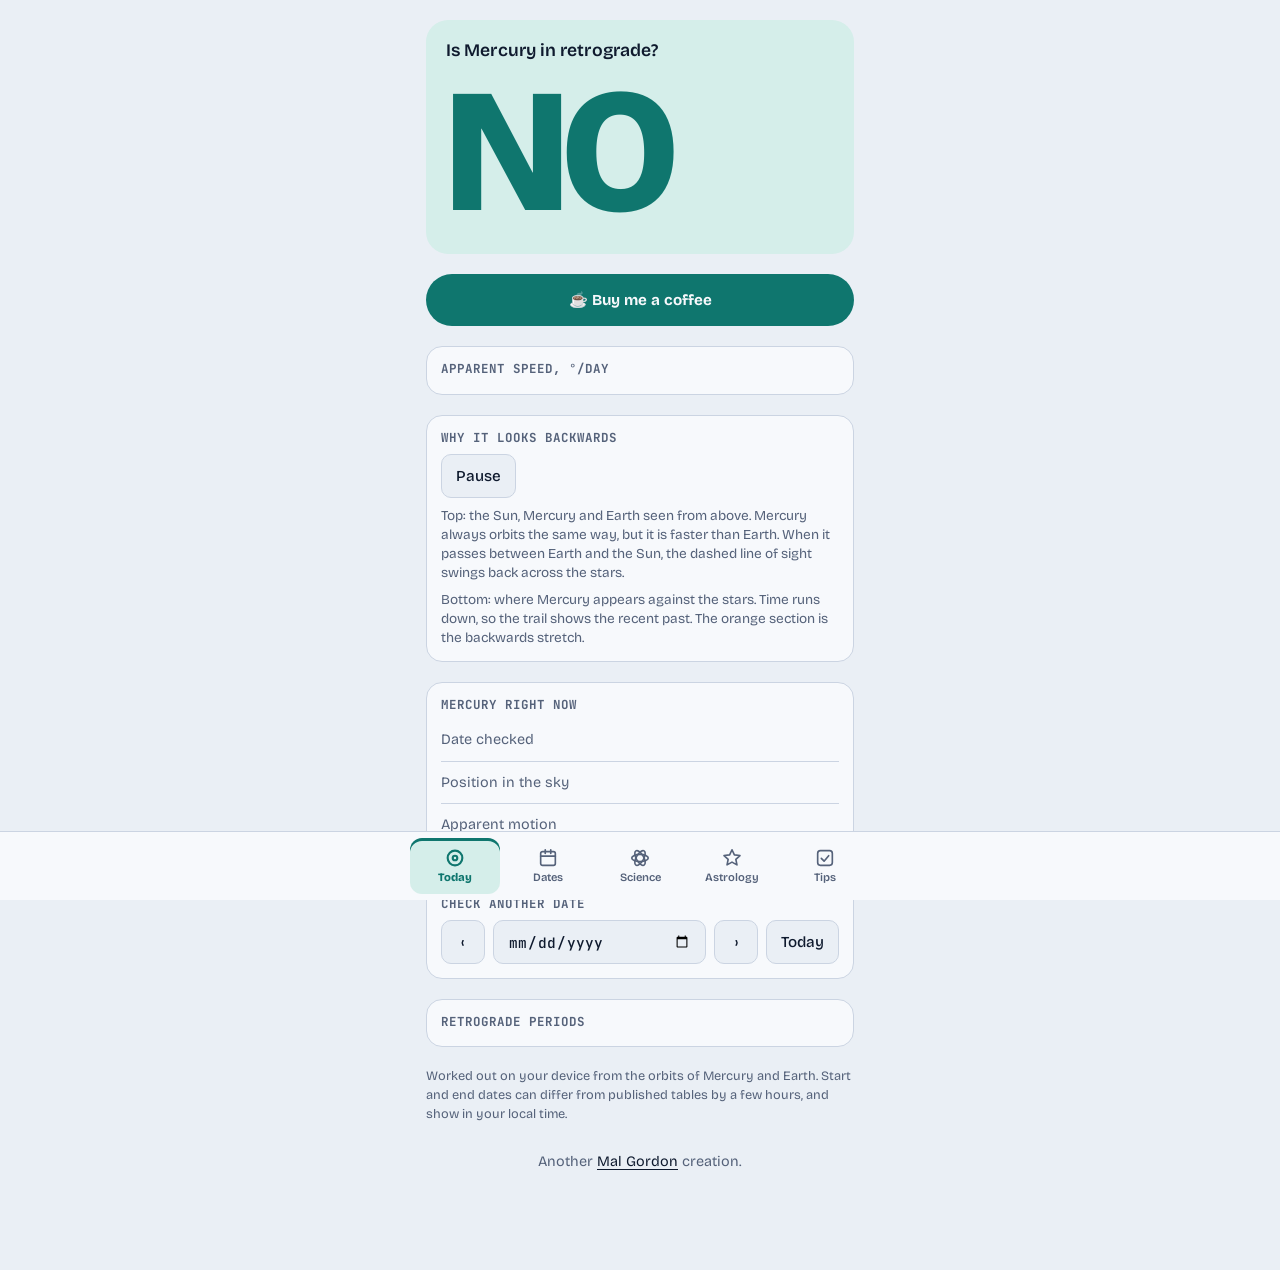
<file: index.html>
<!doctype html>
<html lang="en">
<head>
<meta charset="utf-8">
<title>Is Mercury Retrograde? Live Yes/No Answer and Countdown</title>
<meta name="description" content="Is Mercury in retrograde right now? See the live yes or no answer, a countdown to when it ends, and the dates of the current or next retrograde.">
<meta name="robots" content="index, follow, max-image-preview:large">
<link rel="canonical" href="https://ismercuryretro.com/">
<meta property="og:url" content="https://ismercuryretro.com/">
<!-- Google tag (gtag.js) - Google Analytics -->
<script async src="https://www.googletagmanager.com/gtag/js?id=G-5HQ3832TWC"></script>
<script>
  window.dataLayer = window.dataLayer || [];
  function gtag(){dataLayer.push(arguments);}
  gtag('js', new Date());
  gtag('config', 'G-5HQ3832TWC');
</script>
<meta name="viewport" content="width=device-width, initial-scale=1, viewport-fit=cover">
<meta name="theme-color" content="#EAEFF5" media="(prefers-color-scheme: light)">
<meta name="theme-color" content="#0B1220" media="(prefers-color-scheme: dark)">
<link rel="icon" href="/assets/favicon.svg" type="image/svg+xml">
<link rel="apple-touch-icon" href="/assets/apple-touch-icon.png">
<link rel="manifest" href="/site.webmanifest">
<meta property="og:type" content="website">
<meta property="og:site_name" content="Is Mercury retrograde?">
<meta property="og:title" content="Is Mercury retrograde right now?">
<meta property="og:description" content="Live yes or no answer, a countdown to the end, and the dates of the current or next Mercury retrograde.">
<meta property="og:image" content="https://ismercuryretro.com/assets/og-image.png">
<meta property="og:image:type" content="image/png">
<meta property="og:image:width" content="1200">
<meta property="og:image:height" content="630">
<meta property="og:image:alt" content="Is Mercury retrograde? A split image with the ☿ ℞ logo, NO in teal on the left and YES in orange on the right.">
<meta property="og:locale" content="en_US">
<meta name="twitter:card" content="summary_large_image">
<meta name="twitter:title" content="Is Mercury retrograde right now?">
<meta name="twitter:description" content="Live yes or no answer, a countdown to the end, and the dates of the current or next Mercury retrograde.">
<meta name="twitter:image" content="https://ismercuryretro.com/assets/twitter-card.png">
<meta name="twitter:image:alt" content="Is Mercury retrograde? A split image with the ☿ ℞ logo, NO in teal on the left and YES in orange on the right.">
<meta name="claude:viewport-fit-sides" content="cover">
<link rel="preconnect" href="https://fonts.googleapis.com">
<link rel="preconnect" href="https://fonts.gstatic.com" crossorigin>
<link rel="stylesheet" href="https://fonts.googleapis.com/css2?family=Bricolage+Grotesque:opsz,wght@12..96,400..800&family=JetBrains+Mono:wght@400;500&display=swap">
<link rel="stylesheet" href="/style.css">
<script type="application/ld+json">
{
 "@context": "https://schema.org",
 "@type": "WebSite",
 "name": "Is Mercury retrograde?",
 "url": "https://ismercuryretro.com/",
 "description": "Is Mercury in retrograde right now? See the live yes or no answer, a countdown to when it ends, and the dates of the current or next retrograde.",
 "inLanguage": "en"
}
</script>
<script type="application/ld+json">
{
 "@context": "https://schema.org",
 "@type": "WebApplication",
 "name": "Is Mercury retrograde?",
 "url": "https://ismercuryretro.com/",
 "applicationCategory": "ReferenceApplication",
 "operatingSystem": "Any",
 "description": "Live yes or no answer to whether Mercury is in retrograde, calculated on your device.",
 "offers": {
  "@type": "Offer",
  "price": "0",
  "priceCurrency": "USD"
 }
}
</script>
</head>
<body data-page="today">
<main class="wrap" id="app" data-state="no">

  <div class="page" id="p-today">
    <section class="verdict" aria-labelledby="q">
      <h1 id="q">Is Mercury in retrograde?</h1>
      <p class="answer" id="answer" role="status">NO</p>
      <div class="countdown" id="countdown">
        <span class="cd-label">Retrograde ends in</span>
        <span class="cd-time" id="cd-time"></span>
      </div>
    </section>
    <a class="coffee" href="https://buy.stripe.com/fZu00b521d4p4gU0UcaAw05" target="_blank" rel="noopener">☕ Buy me a coffee</a>

    <section class="panel" aria-labelledby="chart-h">
      <h2 id="chart-h">Apparent speed, °/day</h2>
      <div id="chart"></div>
    </section>

    <section class="panel" aria-labelledby="orb-h">
      <h2 id="orb-h">Why it looks backwards</h2>
      <div id="orrery"></div>
      <div id="sky"></div>
      <div class="orb-bar">
        <button type="button" id="orb-toggle" aria-pressed="true">Pause</button>
      </div>
      <p class="cap">Top: the Sun, Mercury and Earth seen from above. Mercury always orbits the same way, but it is faster than Earth. When it passes between Earth and the Sun, the dashed line of sight swings back across the stars.</p>
      <p class="cap">Bottom: where Mercury appears against the stars. Time runs down, so the trail shows the recent past. The orange section is the backwards stretch.</p>
    </section>

    <section class="panel" aria-labelledby="read-h">
      <h2 id="read-h">Mercury right now</h2>
      <dl class="facts">
        <div class="row"><dt>Date checked</dt><dd id="f-date"></dd></div>
        <div class="row"><dt>Position in the sky</dt><dd id="f-pos"></dd></div>
        <div class="row"><dt>Apparent motion</dt><dd id="f-rate"></dd></div>
      </dl>
    </section>

    <section class="panel" aria-labelledby="date-h">
      <h2 id="date-h">Check another date</h2>
      <div class="controls">
        <button type="button" id="prev" aria-label="Previous day">&lsaquo;</button>
        <input type="date" id="date" min="1850-01-01" max="2049-12-31" aria-label="Date to check">
        <button type="button" id="next" aria-label="Next day">&rsaquo;</button>
        <button type="button" id="today">Today</button>
      </div>
    </section>

    <section class="panel" aria-labelledby="win-h">
      <h2 id="win-h">Retrograde periods</h2>
    </section>

    <p class="foot">Worked out on your device from the orbits of Mercury and Earth. Start and end dates can differ from published tables by a few hours, and show in your local time.</p>
  </div>

  <footer class="credit">
    <p>Another <a href="https://malgordon.com" target="_blank" rel="noopener">Mal Gordon</a> creation.</p>
  </footer>

  <nav class="tabs" aria-label="Pages"><div class="tabs-in">
    <a href="/" data-tab="today" aria-current="page"><svg viewBox="0 0 24 24" aria-hidden="true"><circle cx="12" cy="12" r="8"/><circle cx="12" cy="12" r="2.5"/></svg><span>Today</span></a>
    <a href="/dates/" data-tab="dates"><svg viewBox="0 0 24 24" aria-hidden="true"><rect x="4" y="5" width="16" height="15" rx="2"/><path d="M4 10h16M9 3v4M15 3v4"/></svg><span>Dates</span></a>
    <a href="/science/" data-tab="science"><svg viewBox="0 0 24 24" aria-hidden="true"><ellipse cx="12" cy="12" rx="9" ry="4"/><ellipse cx="12" cy="12" rx="9" ry="4" transform="rotate(60 12 12)"/><ellipse cx="12" cy="12" rx="9" ry="4" transform="rotate(120 12 12)"/></svg><span>Science</span></a>
    <a href="/astrology/" data-tab="astrology"><svg viewBox="0 0 24 24" aria-hidden="true"><path d="M12 3l2.6 5.6 6.1.7-4.5 4.2 1.2 6L12 16.5 6.6 19.5l1.2-6L3.3 9.3l6.1-.7z"/></svg><span>Astrology</span></a>
    <a href="/tips/" data-tab="tips"><svg viewBox="0 0 24 24" aria-hidden="true"><rect x="4" y="4" width="16" height="16" rx="3"/><path d="M8 12.5l3 3 5-6"/></svg><span>Tips</span></a>
  </div></nav>
</main>
<script src="/app.js"></script>
</body>
</html>
</file>
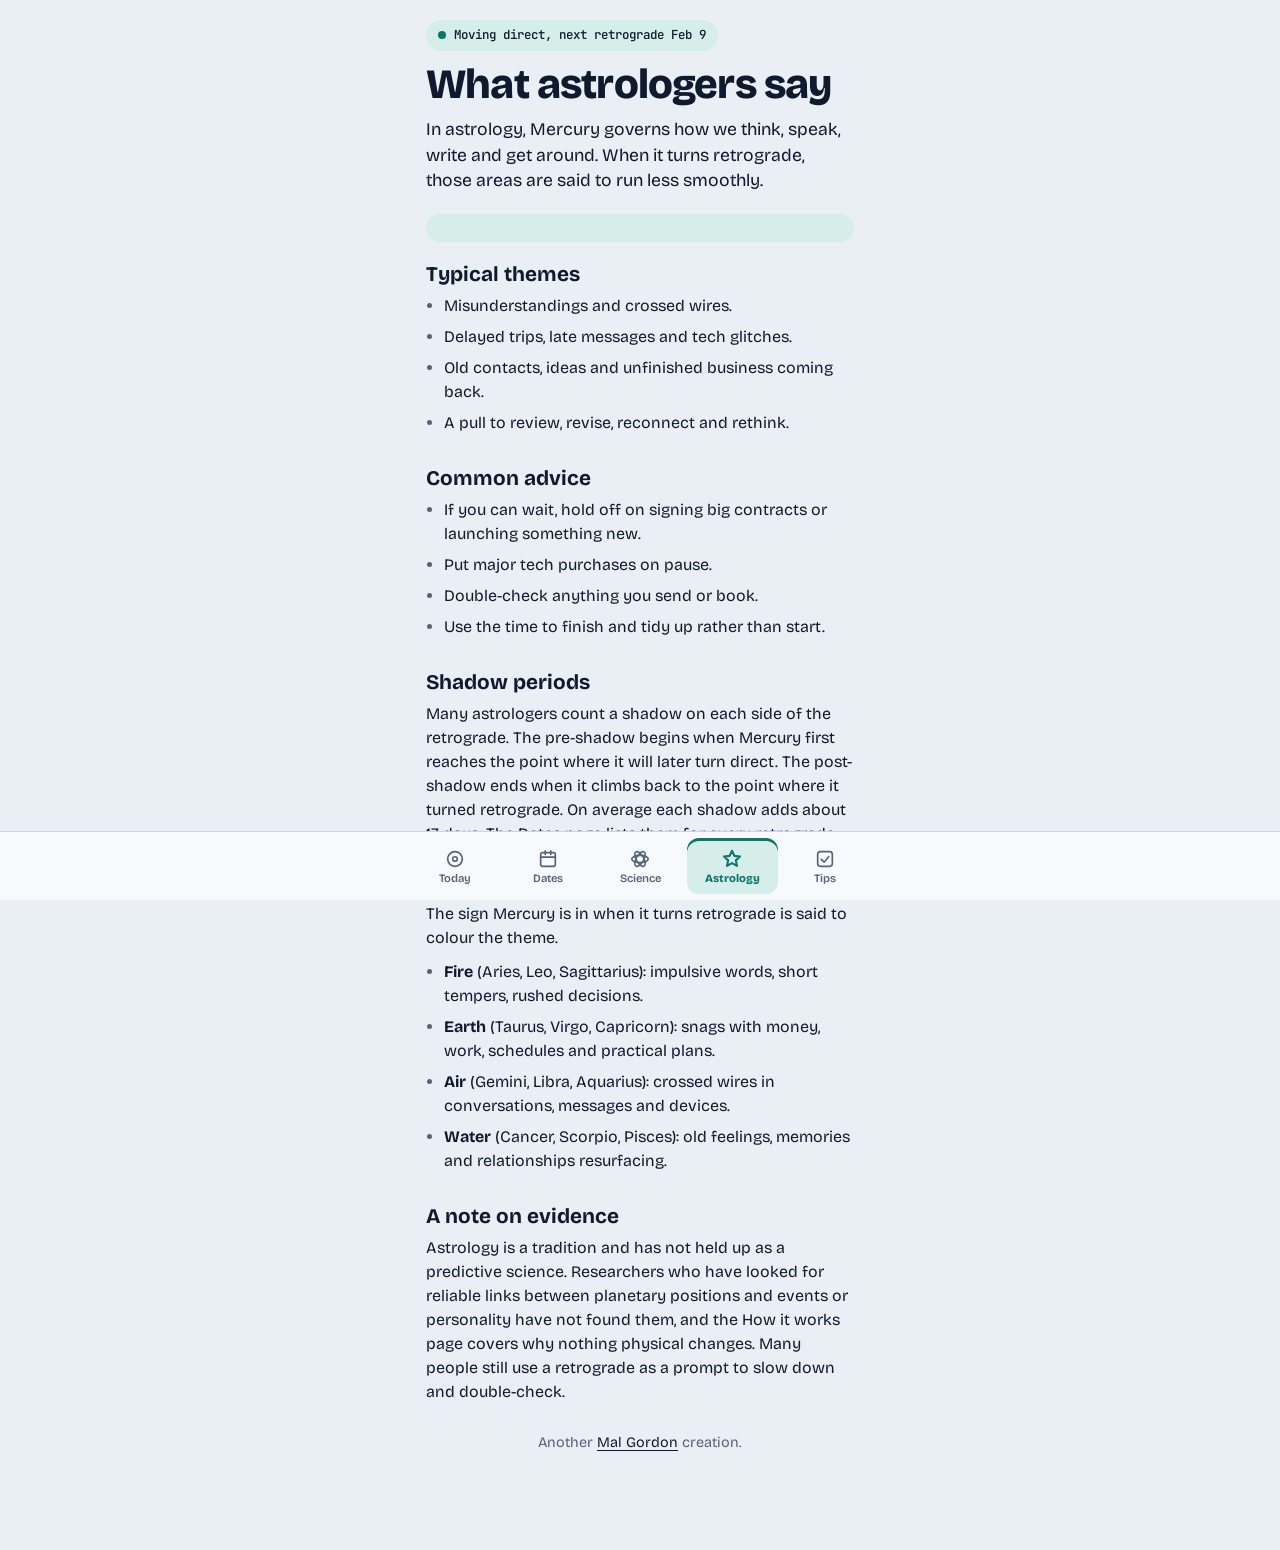
<file: astrology/index.html>
<!doctype html>
<html lang="en">
<head>
<meta charset="utf-8">
<title>Mercury Retrograde in Astrology: Meaning and Themes</title>
<meta name="description" content="What astrologers say Mercury retrograde means for communication, devices and travel, how shadow periods work, and how the sign sets the theme.">
<meta name="robots" content="index, follow, max-image-preview:large">
<link rel="canonical" href="https://ismercuryretro.com/astrology/">
<meta property="og:url" content="https://ismercuryretro.com/astrology/">
<!-- Google tag (gtag.js) - Google Analytics -->
<script async src="https://www.googletagmanager.com/gtag/js?id=G-5HQ3832TWC"></script>
<script>
  window.dataLayer = window.dataLayer || [];
  function gtag(){dataLayer.push(arguments);}
  gtag('js', new Date());
  gtag('config', 'G-5HQ3832TWC');
</script>
<meta name="viewport" content="width=device-width, initial-scale=1, viewport-fit=cover">
<meta name="theme-color" content="#EAEFF5" media="(prefers-color-scheme: light)">
<meta name="theme-color" content="#0B1220" media="(prefers-color-scheme: dark)">
<link rel="icon" href="/assets/favicon.svg" type="image/svg+xml">
<link rel="apple-touch-icon" href="/assets/apple-touch-icon.png">
<link rel="manifest" href="/site.webmanifest">
<meta property="og:type" content="website">
<meta property="og:site_name" content="Is Mercury retrograde?">
<meta property="og:title" content="Mercury retrograde in astrology">
<meta property="og:description" content="What astrologers say Mercury retrograde means, how shadow periods work, and how the sign colours the theme.">
<meta property="og:image" content="https://ismercuryretro.com/assets/og-image.png">
<meta property="og:image:type" content="image/png">
<meta property="og:image:width" content="1200">
<meta property="og:image:height" content="630">
<meta property="og:image:alt" content="Is Mercury retrograde? A split image with the ☿ ℞ logo, NO in teal on the left and YES in orange on the right.">
<meta property="og:locale" content="en_US">
<meta name="twitter:card" content="summary_large_image">
<meta name="twitter:title" content="Mercury retrograde in astrology">
<meta name="twitter:description" content="What astrologers say Mercury retrograde means, how shadow periods work, and how the sign colours the theme.">
<meta name="twitter:image" content="https://ismercuryretro.com/assets/twitter-card.png">
<meta name="twitter:image:alt" content="Is Mercury retrograde? A split image with the ☿ ℞ logo, NO in teal on the left and YES in orange on the right.">
<meta name="claude:viewport-fit-sides" content="cover">
<link rel="preconnect" href="https://fonts.googleapis.com">
<link rel="preconnect" href="https://fonts.gstatic.com" crossorigin>
<link rel="stylesheet" href="https://fonts.googleapis.com/css2?family=Bricolage+Grotesque:opsz,wght@12..96,400..800&family=JetBrains+Mono:wght@400;500&display=swap">
<link rel="stylesheet" href="/style.css">
<script type="application/ld+json">
{
 "@context": "https://schema.org",
 "@type": "WebPage",
 "name": "Mercury Retrograde in Astrology: Meaning and Themes",
 "url": "https://ismercuryretro.com/astrology/",
 "description": "What astrologers say Mercury retrograde means for communication, devices and travel, how shadow periods work, and how the sign sets the theme.",
 "inLanguage": "en",
 "isPartOf": {
  "@type": "WebSite",
  "name": "Is Mercury retrograde?",
  "url": "https://ismercuryretro.com/"
 }
}
</script>
<script type="application/ld+json">
{
 "@context": "https://schema.org",
 "@type": "BreadcrumbList",
 "itemListElement": [
  {
   "@type": "ListItem",
   "position": 1,
   "name": "Is Mercury retrograde?",
   "item": "https://ismercuryretro.com/"
  },
  {
   "@type": "ListItem",
   "position": 2,
   "name": "Astrology",
   "item": "https://ismercuryretro.com/astrology/"
  }
 ]
}
</script>
</head>
<body data-page="astrology">
<main class="wrap" id="app" data-state="no">

  <div class="page" id="p-astrology">
    <header class="ph">
      <a class="chip" href="/" data-chip></a>
      <h1>What astrologers say</h1>
      <p class="lede">In astrology, Mercury governs how we think, speak, write and get around. When it turns retrograde, those areas are said to run less smoothly.</p>
    </header>
    <div class="callout"></div>
    <article class="prose">
      <section>
        <h3>Typical themes</h3>
        <ul>
          <li>Misunderstandings and crossed wires.</li>
          <li>Delayed trips, late messages and tech glitches.</li>
          <li>Old contacts, ideas and unfinished business coming back.</li>
          <li>A pull to review, revise, reconnect and rethink.</li>
        </ul>
      </section>
      <section>
        <h3>Common advice</h3>
        <ul>
          <li>If you can wait, hold off on signing big contracts or launching something new.</li>
          <li>Put major tech purchases on pause.</li>
          <li>Double-check anything you send or book.</li>
          <li>Use the time to finish and tidy up rather than start.</li>
        </ul>
      </section>
      <section>
        <h3>Shadow periods</h3>
        <p>Many astrologers count a shadow on each side of the retrograde. The pre-shadow begins when Mercury first reaches the point where it will later turn direct. The post-shadow ends when it climbs back to the point where it turned retrograde. On average each shadow adds about 17 days. The Dates page lists them for every retrograde.</p>
      </section>
      <section>
        <h3>The sign sets the tone</h3>
        <p>The sign Mercury is in when it turns retrograde is said to colour the theme.</p>
        <ul>
          <li><strong>Fire</strong> (Aries, Leo, Sagittarius): impulsive words, short tempers, rushed decisions.</li>
          <li><strong>Earth</strong> (Taurus, Virgo, Capricorn): snags with money, work, schedules and practical plans.</li>
          <li><strong>Air</strong> (Gemini, Libra, Aquarius): crossed wires in conversations, messages and devices.</li>
          <li><strong>Water</strong> (Cancer, Scorpio, Pisces): old feelings, memories and relationships resurfacing.</li>
        </ul>
      </section>
      <section>
        <h3>A note on evidence</h3>
        <p>Astrology is a tradition and has not held up as a predictive science. Researchers who have looked for reliable links between planetary positions and events or personality have not found them, and the How it works page covers why nothing physical changes. Many people still use a retrograde as a prompt to slow down and double-check.</p>
      </section>
    </article>
  </div>

  <footer class="credit">
    <p>Another <a href="https://malgordon.com" target="_blank" rel="noopener">Mal Gordon</a> creation.</p>
  </footer>

  <nav class="tabs" aria-label="Pages"><div class="tabs-in">
    <a href="/" data-tab="today"><svg viewBox="0 0 24 24" aria-hidden="true"><circle cx="12" cy="12" r="8"/><circle cx="12" cy="12" r="2.5"/></svg><span>Today</span></a>
    <a href="/dates/" data-tab="dates"><svg viewBox="0 0 24 24" aria-hidden="true"><rect x="4" y="5" width="16" height="15" rx="2"/><path d="M4 10h16M9 3v4M15 3v4"/></svg><span>Dates</span></a>
    <a href="/science/" data-tab="science"><svg viewBox="0 0 24 24" aria-hidden="true"><ellipse cx="12" cy="12" rx="9" ry="4"/><ellipse cx="12" cy="12" rx="9" ry="4" transform="rotate(60 12 12)"/><ellipse cx="12" cy="12" rx="9" ry="4" transform="rotate(120 12 12)"/></svg><span>Science</span></a>
    <a href="/astrology/" data-tab="astrology" aria-current="page"><svg viewBox="0 0 24 24" aria-hidden="true"><path d="M12 3l2.6 5.6 6.1.7-4.5 4.2 1.2 6L12 16.5 6.6 19.5l1.2-6L3.3 9.3l6.1-.7z"/></svg><span>Astrology</span></a>
    <a href="/tips/" data-tab="tips"><svg viewBox="0 0 24 24" aria-hidden="true"><rect x="4" y="4" width="16" height="16" rx="3"/><path d="M8 12.5l3 3 5-6"/></svg><span>Tips</span></a>
  </div></nav>
</main>
<script src="/app.js"></script>
</body>
</html>
</file>
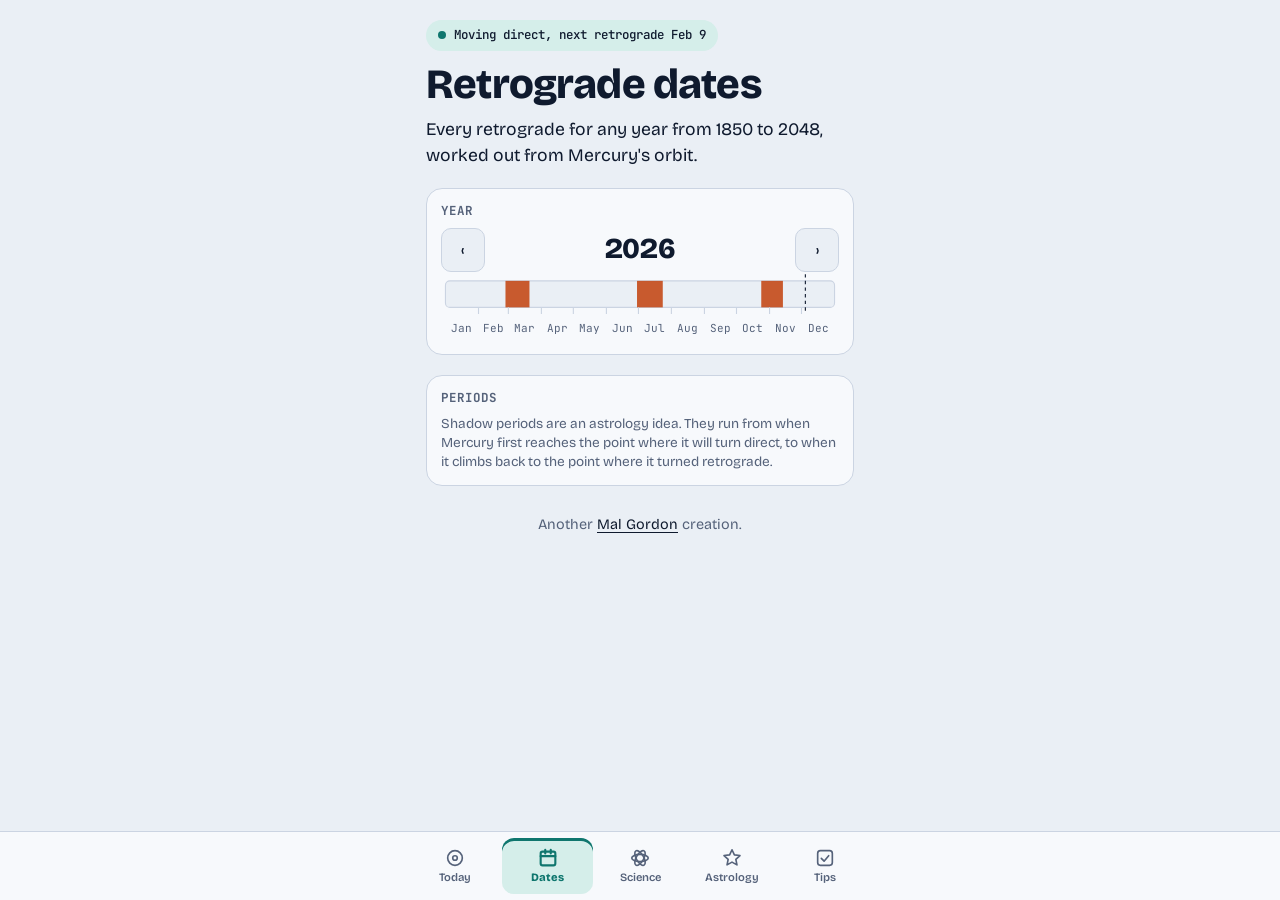
<file: dates/index.html>
<!doctype html>
<html lang="en">
<head>
<meta charset="utf-8">
<title>Mercury Retrograde Dates: Every Year, 1850 to 2048</title>
<meta name="description" content="Look up Mercury retrograde start and end dates for any year from 1850 to 2048, with shadow periods and the sign each retrograde begins in.">
<meta name="robots" content="index, follow, max-image-preview:large">
<link rel="canonical" href="https://ismercuryretro.com/dates/">
<meta property="og:url" content="https://ismercuryretro.com/dates/">
<!-- Google tag (gtag.js) - Google Analytics -->
<script async src="https://www.googletagmanager.com/gtag/js?id=G-5HQ3832TWC"></script>
<script>
  window.dataLayer = window.dataLayer || [];
  function gtag(){dataLayer.push(arguments);}
  gtag('js', new Date());
  gtag('config', 'G-5HQ3832TWC');
</script>
<meta name="viewport" content="width=device-width, initial-scale=1, viewport-fit=cover">
<meta name="theme-color" content="#EAEFF5" media="(prefers-color-scheme: light)">
<meta name="theme-color" content="#0B1220" media="(prefers-color-scheme: dark)">
<link rel="icon" href="/assets/favicon.svg" type="image/svg+xml">
<link rel="apple-touch-icon" href="/assets/apple-touch-icon.png">
<link rel="manifest" href="/site.webmanifest">
<meta property="og:type" content="website">
<meta property="og:site_name" content="Is Mercury retrograde?">
<meta property="og:title" content="Mercury retrograde dates for any year">
<meta property="og:description" content="Start and end dates, shadow periods and signs for every Mercury retrograde from 1850 to 2048.">
<meta property="og:image" content="https://ismercuryretro.com/assets/og-image.png">
<meta property="og:image:type" content="image/png">
<meta property="og:image:width" content="1200">
<meta property="og:image:height" content="630">
<meta property="og:image:alt" content="Is Mercury retrograde? A split image with the ☿ ℞ logo, NO in teal on the left and YES in orange on the right.">
<meta property="og:locale" content="en_US">
<meta name="twitter:card" content="summary_large_image">
<meta name="twitter:title" content="Mercury retrograde dates for any year">
<meta name="twitter:description" content="Start and end dates, shadow periods and signs for every Mercury retrograde from 1850 to 2048.">
<meta name="twitter:image" content="https://ismercuryretro.com/assets/twitter-card.png">
<meta name="twitter:image:alt" content="Is Mercury retrograde? A split image with the ☿ ℞ logo, NO in teal on the left and YES in orange on the right.">
<meta name="claude:viewport-fit-sides" content="cover">
<link rel="preconnect" href="https://fonts.googleapis.com">
<link rel="preconnect" href="https://fonts.gstatic.com" crossorigin>
<link rel="stylesheet" href="https://fonts.googleapis.com/css2?family=Bricolage+Grotesque:opsz,wght@12..96,400..800&family=JetBrains+Mono:wght@400;500&display=swap">
<link rel="stylesheet" href="/style.css">
<script type="application/ld+json">
{
 "@context": "https://schema.org",
 "@type": "WebPage",
 "name": "Mercury Retrograde Dates: Every Year, 1850 to 2048",
 "url": "https://ismercuryretro.com/dates/",
 "description": "Look up Mercury retrograde start and end dates for any year from 1850 to 2048, with shadow periods and the sign each retrograde begins in.",
 "inLanguage": "en",
 "isPartOf": {
  "@type": "WebSite",
  "name": "Is Mercury retrograde?",
  "url": "https://ismercuryretro.com/"
 }
}
</script>
<script type="application/ld+json">
{
 "@context": "https://schema.org",
 "@type": "BreadcrumbList",
 "itemListElement": [
  {
   "@type": "ListItem",
   "position": 1,
   "name": "Is Mercury retrograde?",
   "item": "https://ismercuryretro.com/"
  },
  {
   "@type": "ListItem",
   "position": 2,
   "name": "Dates",
   "item": "https://ismercuryretro.com/dates/"
  }
 ]
}
</script>
</head>
<body data-page="dates">
<main class="wrap" id="app" data-state="no">

  <div class="page" id="p-dates">
    <header class="ph">
      <a class="chip" href="/" data-chip></a>
      <h1>Retrograde dates</h1>
      <p class="lede">Every retrograde for any year from 1850 to 2048, worked out from Mercury's orbit.</p>
    </header>
    <section class="panel" aria-labelledby="yr-h">
      <h2 id="yr-h">Year</h2>
      <div class="yearbar controls">
        <button type="button" id="y-prev" aria-label="Previous year">&lsaquo;</button>
        <output id="cal-year" for="y-prev y-next"></output>
        <button type="button" id="y-next" aria-label="Next year">&rsaquo;</button>
      </div>
      <div id="strip"></div>
    </section>
    <section class="panel" aria-labelledby="yl-h">
      <h2 id="yl-h">Periods</h2>
      <p class="cap">Shadow periods are an astrology idea. They run from when Mercury first reaches the point where it will turn direct, to when it climbs back to the point where it turned retrograde.</p>
    </section>
  </div>

  <footer class="credit">
    <p>Another <a href="https://malgordon.com" target="_blank" rel="noopener">Mal Gordon</a> creation.</p>
  </footer>

  <nav class="tabs" aria-label="Pages"><div class="tabs-in">
    <a href="/" data-tab="today"><svg viewBox="0 0 24 24" aria-hidden="true"><circle cx="12" cy="12" r="8"/><circle cx="12" cy="12" r="2.5"/></svg><span>Today</span></a>
    <a href="/dates/" data-tab="dates" aria-current="page"><svg viewBox="0 0 24 24" aria-hidden="true"><rect x="4" y="5" width="16" height="15" rx="2"/><path d="M4 10h16M9 3v4M15 3v4"/></svg><span>Dates</span></a>
    <a href="/science/" data-tab="science"><svg viewBox="0 0 24 24" aria-hidden="true"><ellipse cx="12" cy="12" rx="9" ry="4"/><ellipse cx="12" cy="12" rx="9" ry="4" transform="rotate(60 12 12)"/><ellipse cx="12" cy="12" rx="9" ry="4" transform="rotate(120 12 12)"/></svg><span>Science</span></a>
    <a href="/astrology/" data-tab="astrology"><svg viewBox="0 0 24 24" aria-hidden="true"><path d="M12 3l2.6 5.6 6.1.7-4.5 4.2 1.2 6L12 16.5 6.6 19.5l1.2-6L3.3 9.3l6.1-.7z"/></svg><span>Astrology</span></a>
    <a href="/tips/" data-tab="tips"><svg viewBox="0 0 24 24" aria-hidden="true"><rect x="4" y="4" width="16" height="16" rx="3"/><path d="M8 12.5l3 3 5-6"/></svg><span>Tips</span></a>
  </div></nav>
</main>
<script src="/app.js"></script>
</body>
</html>
</file>
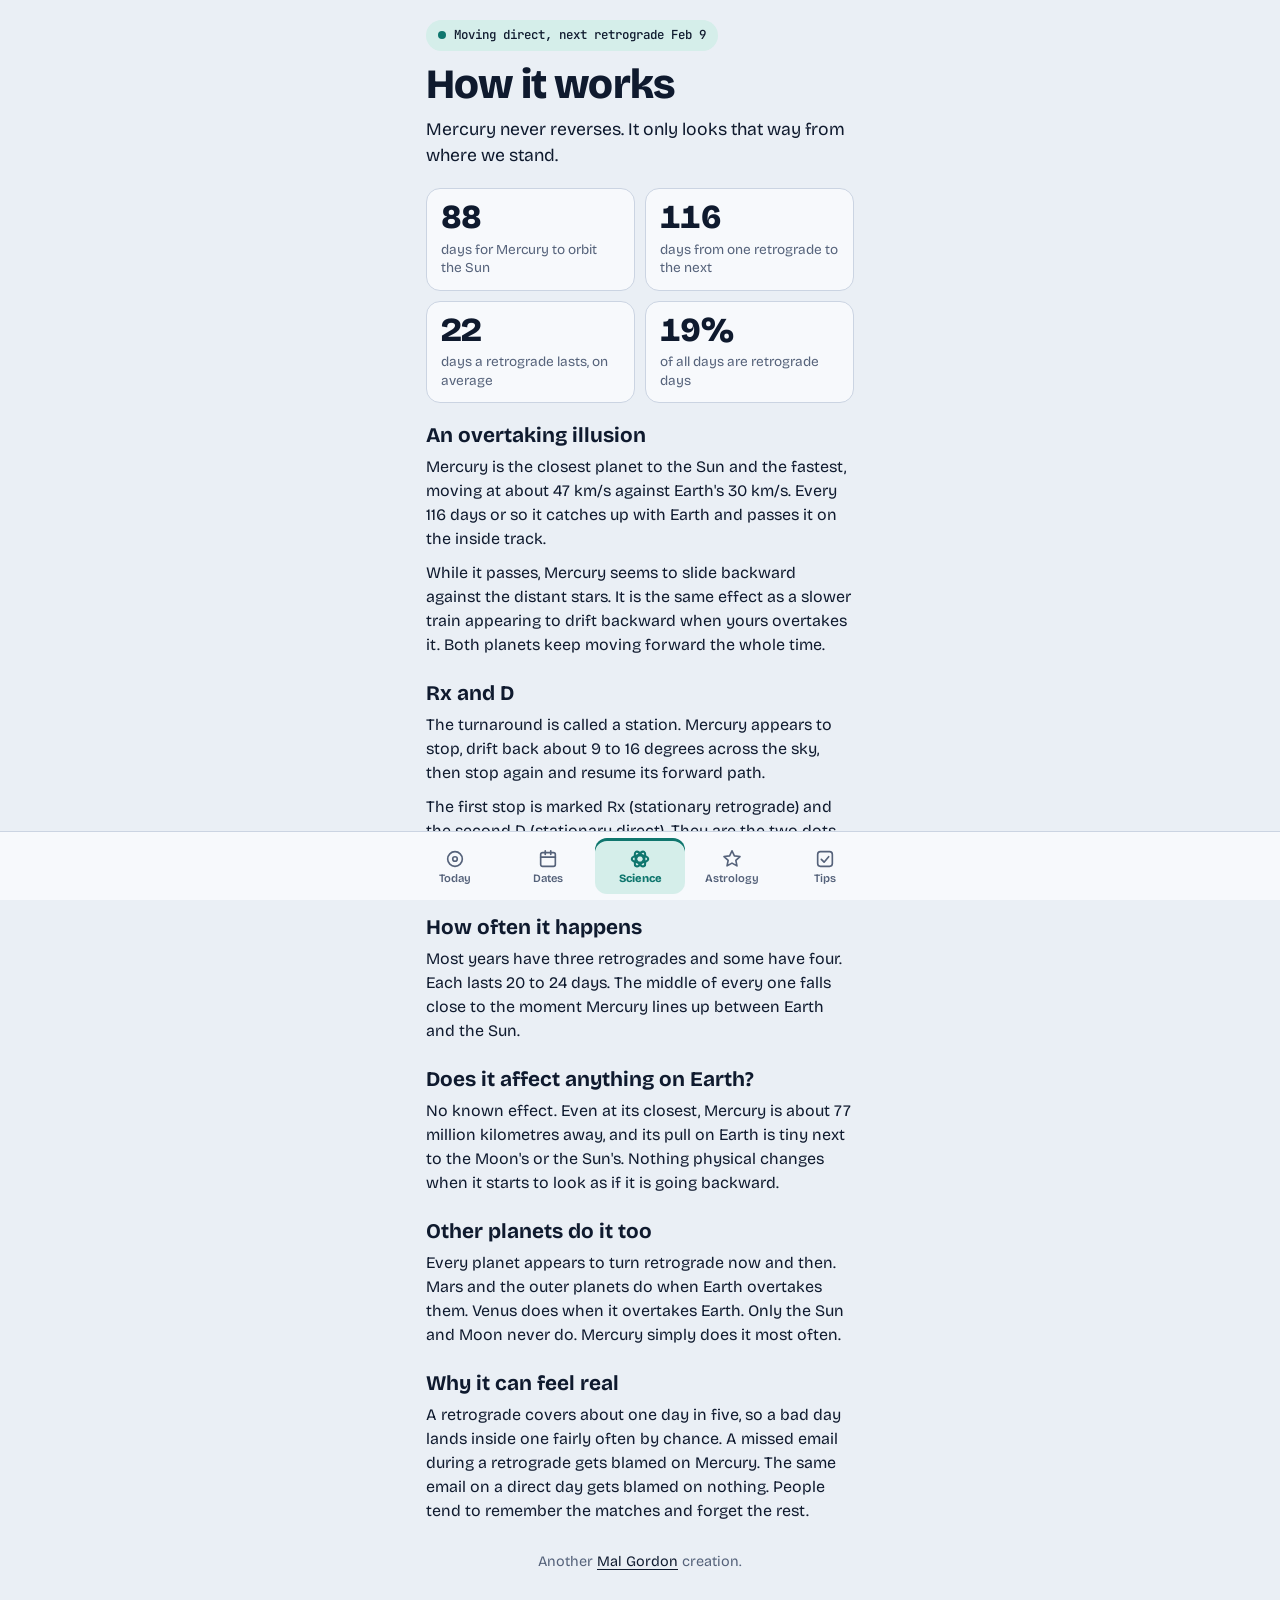
<file: science/index.html>
<!doctype html>
<html lang="en">
<head>
<meta charset="utf-8">
<title>How Mercury Retrograde Works: Why It Looks Backward</title>
<meta name="description" content="Mercury never really reverses. See why it appears to move backward from Earth, how often it happens, and why it has no physical effect.">
<meta name="robots" content="index, follow, max-image-preview:large">
<link rel="canonical" href="https://ismercuryretro.com/science/">
<meta property="og:url" content="https://ismercuryretro.com/science/">
<!-- Google tag (gtag.js) - Google Analytics -->
<script async src="https://www.googletagmanager.com/gtag/js?id=G-5HQ3832TWC"></script>
<script>
  window.dataLayer = window.dataLayer || [];
  function gtag(){dataLayer.push(arguments);}
  gtag('js', new Date());
  gtag('config', 'G-5HQ3832TWC');
</script>
<meta name="viewport" content="width=device-width, initial-scale=1, viewport-fit=cover">
<meta name="theme-color" content="#EAEFF5" media="(prefers-color-scheme: light)">
<meta name="theme-color" content="#0B1220" media="(prefers-color-scheme: dark)">
<link rel="icon" href="/assets/favicon.svg" type="image/svg+xml">
<link rel="apple-touch-icon" href="/assets/apple-touch-icon.png">
<link rel="manifest" href="/site.webmanifest">
<meta property="og:type" content="website">
<meta property="og:site_name" content="Is Mercury retrograde?">
<meta property="og:title" content="How Mercury retrograde works">
<meta property="og:description" content="Mercury never reverses. Why it looks that way from Earth, how often it happens, and why nothing physical changes.">
<meta property="og:image" content="https://ismercuryretro.com/assets/og-image.png">
<meta property="og:image:type" content="image/png">
<meta property="og:image:width" content="1200">
<meta property="og:image:height" content="630">
<meta property="og:image:alt" content="Is Mercury retrograde? A split image with the ☿ ℞ logo, NO in teal on the left and YES in orange on the right.">
<meta property="og:locale" content="en_US">
<meta name="twitter:card" content="summary_large_image">
<meta name="twitter:title" content="How Mercury retrograde works">
<meta name="twitter:description" content="Mercury never reverses. Why it looks that way from Earth, how often it happens, and why nothing physical changes.">
<meta name="twitter:image" content="https://ismercuryretro.com/assets/twitter-card.png">
<meta name="twitter:image:alt" content="Is Mercury retrograde? A split image with the ☿ ℞ logo, NO in teal on the left and YES in orange on the right.">
<meta name="claude:viewport-fit-sides" content="cover">
<link rel="preconnect" href="https://fonts.googleapis.com">
<link rel="preconnect" href="https://fonts.gstatic.com" crossorigin>
<link rel="stylesheet" href="https://fonts.googleapis.com/css2?family=Bricolage+Grotesque:opsz,wght@12..96,400..800&family=JetBrains+Mono:wght@400;500&display=swap">
<link rel="stylesheet" href="/style.css">
<script type="application/ld+json">
{
 "@context": "https://schema.org",
 "@type": "WebPage",
 "name": "How Mercury Retrograde Works: Why It Looks Backward",
 "url": "https://ismercuryretro.com/science/",
 "description": "Mercury never really reverses. See why it appears to move backward from Earth, how often it happens, and why it has no physical effect.",
 "inLanguage": "en",
 "isPartOf": {
  "@type": "WebSite",
  "name": "Is Mercury retrograde?",
  "url": "https://ismercuryretro.com/"
 }
}
</script>
<script type="application/ld+json">
{
 "@context": "https://schema.org",
 "@type": "BreadcrumbList",
 "itemListElement": [
  {
   "@type": "ListItem",
   "position": 1,
   "name": "Is Mercury retrograde?",
   "item": "https://ismercuryretro.com/"
  },
  {
   "@type": "ListItem",
   "position": 2,
   "name": "How it works",
   "item": "https://ismercuryretro.com/science/"
  }
 ]
}
</script>
</head>
<body data-page="science">
<main class="wrap" id="app" data-state="no">

  <div class="page" id="p-science">
    <header class="ph">
      <a class="chip" href="/" data-chip></a>
      <h1>How it works</h1>
      <p class="lede">Mercury never reverses. It only looks that way from where we stand.</p>
    </header>
    <div class="stats">
      <div class="stat"><b>88</b><span>days for Mercury to orbit the Sun</span></div>
      <div class="stat"><b>116</b><span>days from one retrograde to the next</span></div>
      <div class="stat"><b>22</b><span>days a retrograde lasts, on average</span></div>
      <div class="stat"><b>19%</b><span>of all days are retrograde days</span></div>
    </div>
    <article class="prose">
      <section>
        <h3>An overtaking illusion</h3>
        <p>Mercury is the closest planet to the Sun and the fastest, moving at about 47 km/s against Earth's 30 km/s. Every 116 days or so it catches up with Earth and passes it on the inside track.</p>
        <p>While it passes, Mercury seems to slide backward against the distant stars. It is the same effect as a slower train appearing to drift backward when yours overtakes it. Both planets keep moving forward the whole time.</p>
      </section>
      <section>
        <h3>Rx and D</h3>
        <p>The turnaround is called a station. Mercury appears to stop, drift back about 9 to 16 degrees across the sky, then stop again and resume its forward path.</p>
        <p>The first stop is marked Rx (stationary retrograde) and the second D (stationary direct). They are the two dots on the speed chart on the Today page. Retrograde is the stretch where the line sits below zero.</p>
      </section>
      <section>
        <h3>How often it happens</h3>
        <p>Most years have three retrogrades and some have four. Each lasts 20 to 24 days. The middle of every one falls close to the moment Mercury lines up between Earth and the Sun.</p>
      </section>
      <section>
        <h3>Does it affect anything on Earth?</h3>
        <p>No known effect. Even at its closest, Mercury is about 77 million kilometres away, and its pull on Earth is tiny next to the Moon's or the Sun's. Nothing physical changes when it starts to look as if it is going backward.</p>
      </section>
      <section>
        <h3>Other planets do it too</h3>
        <p>Every planet appears to turn retrograde now and then. Mars and the outer planets do when Earth overtakes them. Venus does when it overtakes Earth. Only the Sun and Moon never do. Mercury simply does it most often.</p>
      </section>
      <section>
        <h3>Why it can feel real</h3>
        <p>A retrograde covers about one day in five, so a bad day lands inside one fairly often by chance. A missed email during a retrograde gets blamed on Mercury. The same email on a direct day gets blamed on nothing. People tend to remember the matches and forget the rest.</p>
      </section>
    </article>
  </div>

  <footer class="credit">
    <p>Another <a href="https://malgordon.com" target="_blank" rel="noopener">Mal Gordon</a> creation.</p>
  </footer>

  <nav class="tabs" aria-label="Pages"><div class="tabs-in">
    <a href="/" data-tab="today"><svg viewBox="0 0 24 24" aria-hidden="true"><circle cx="12" cy="12" r="8"/><circle cx="12" cy="12" r="2.5"/></svg><span>Today</span></a>
    <a href="/dates/" data-tab="dates"><svg viewBox="0 0 24 24" aria-hidden="true"><rect x="4" y="5" width="16" height="15" rx="2"/><path d="M4 10h16M9 3v4M15 3v4"/></svg><span>Dates</span></a>
    <a href="/science/" data-tab="science" aria-current="page"><svg viewBox="0 0 24 24" aria-hidden="true"><ellipse cx="12" cy="12" rx="9" ry="4"/><ellipse cx="12" cy="12" rx="9" ry="4" transform="rotate(60 12 12)"/><ellipse cx="12" cy="12" rx="9" ry="4" transform="rotate(120 12 12)"/></svg><span>Science</span></a>
    <a href="/astrology/" data-tab="astrology"><svg viewBox="0 0 24 24" aria-hidden="true"><path d="M12 3l2.6 5.6 6.1.7-4.5 4.2 1.2 6L12 16.5 6.6 19.5l1.2-6L3.3 9.3l6.1-.7z"/></svg><span>Astrology</span></a>
    <a href="/tips/" data-tab="tips"><svg viewBox="0 0 24 24" aria-hidden="true"><rect x="4" y="4" width="16" height="16" rx="3"/><path d="M8 12.5l3 3 5-6"/></svg><span>Tips</span></a>
  </div></nav>
</main>
<script src="/app.js"></script>
</body>
</html>
</file>
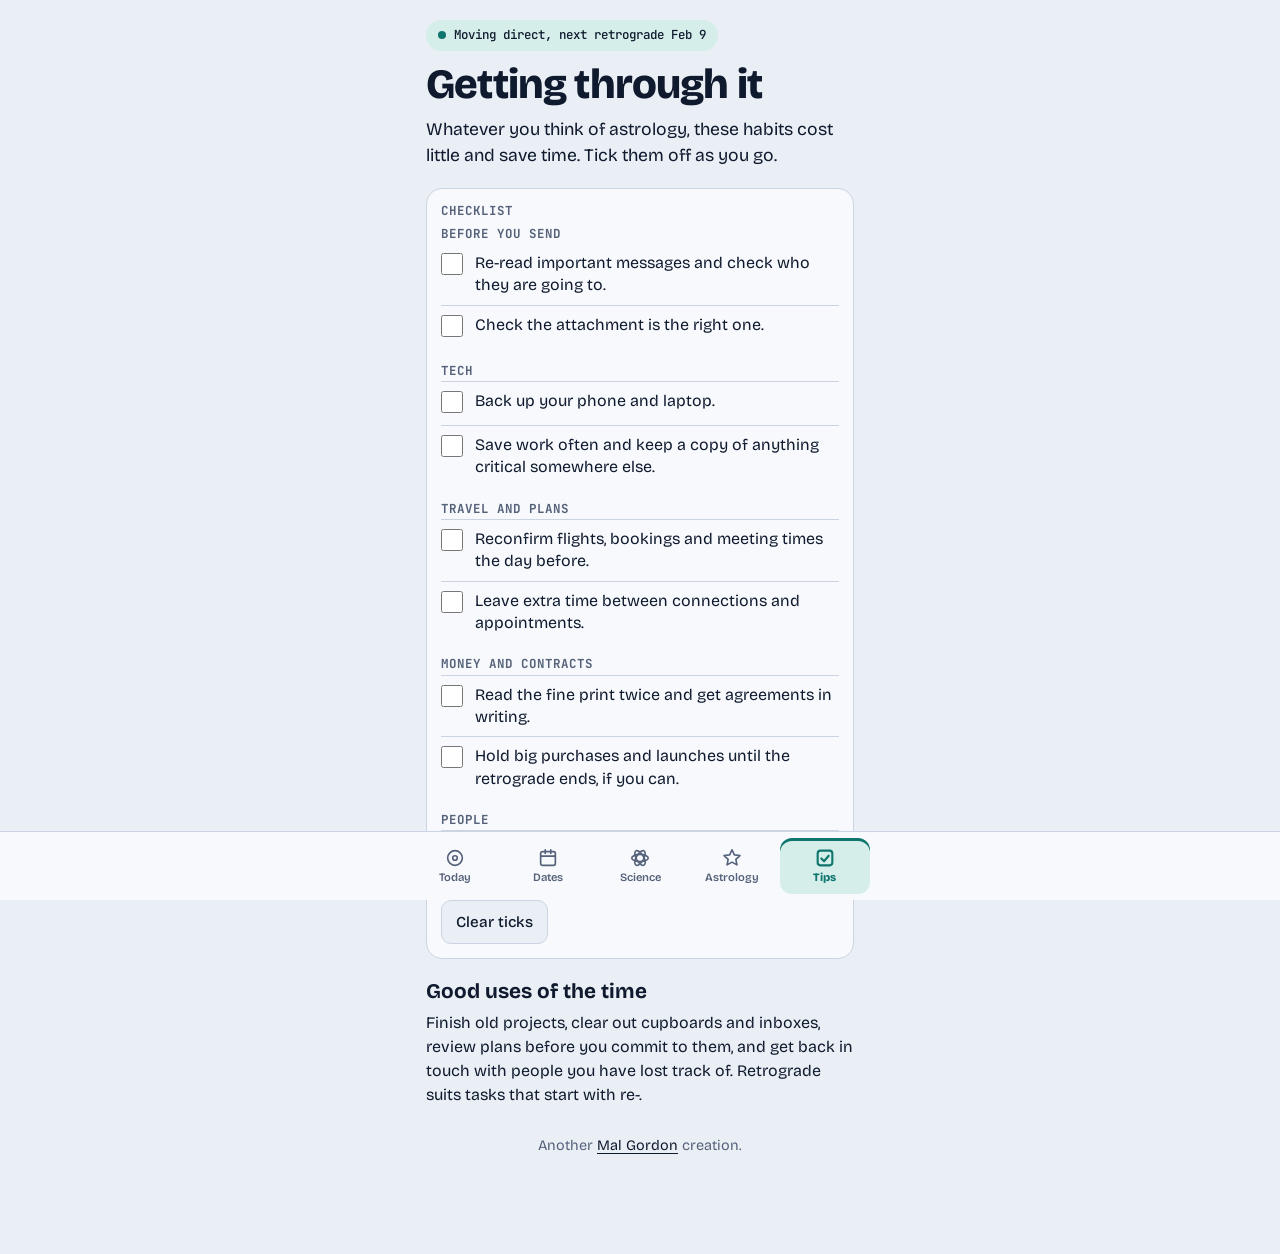
<file: tips/index.html>
<!doctype html>
<html lang="en">
<head>
<meta charset="utf-8">
<title>Mercury Retrograde Tips: A Practical Checklist</title>
<meta name="description" content="A tick-off checklist for getting through Mercury retrograde: re-read messages, back up your devices, reconfirm travel and read the fine print.">
<meta name="robots" content="index, follow, max-image-preview:large">
<link rel="canonical" href="https://ismercuryretro.com/tips/">
<meta property="og:url" content="https://ismercuryretro.com/tips/">
<!-- Google tag (gtag.js) - Google Analytics -->
<script async src="https://www.googletagmanager.com/gtag/js?id=G-5HQ3832TWC"></script>
<script>
  window.dataLayer = window.dataLayer || [];
  function gtag(){dataLayer.push(arguments);}
  gtag('js', new Date());
  gtag('config', 'G-5HQ3832TWC');
</script>
<meta name="viewport" content="width=device-width, initial-scale=1, viewport-fit=cover">
<meta name="theme-color" content="#EAEFF5" media="(prefers-color-scheme: light)">
<meta name="theme-color" content="#0B1220" media="(prefers-color-scheme: dark)">
<link rel="icon" href="/assets/favicon.svg" type="image/svg+xml">
<link rel="apple-touch-icon" href="/assets/apple-touch-icon.png">
<link rel="manifest" href="/site.webmanifest">
<meta property="og:type" content="website">
<meta property="og:site_name" content="Is Mercury retrograde?">
<meta property="og:title" content="Getting through Mercury retrograde">
<meta property="og:description" content="A tick-off checklist for Mercury retrograde: messages, tech, travel, money and people.">
<meta property="og:image" content="https://ismercuryretro.com/assets/og-image.png">
<meta property="og:image:type" content="image/png">
<meta property="og:image:width" content="1200">
<meta property="og:image:height" content="630">
<meta property="og:image:alt" content="Is Mercury retrograde? A split image with the ☿ ℞ logo, NO in teal on the left and YES in orange on the right.">
<meta property="og:locale" content="en_US">
<meta name="twitter:card" content="summary_large_image">
<meta name="twitter:title" content="Getting through Mercury retrograde">
<meta name="twitter:description" content="A tick-off checklist for Mercury retrograde: messages, tech, travel, money and people.">
<meta name="twitter:image" content="https://ismercuryretro.com/assets/twitter-card.png">
<meta name="twitter:image:alt" content="Is Mercury retrograde? A split image with the ☿ ℞ logo, NO in teal on the left and YES in orange on the right.">
<meta name="claude:viewport-fit-sides" content="cover">
<link rel="preconnect" href="https://fonts.googleapis.com">
<link rel="preconnect" href="https://fonts.gstatic.com" crossorigin>
<link rel="stylesheet" href="https://fonts.googleapis.com/css2?family=Bricolage+Grotesque:opsz,wght@12..96,400..800&family=JetBrains+Mono:wght@400;500&display=swap">
<link rel="stylesheet" href="/style.css">
<script type="application/ld+json">
{
 "@context": "https://schema.org",
 "@type": "WebPage",
 "name": "Mercury Retrograde Tips: A Practical Checklist",
 "url": "https://ismercuryretro.com/tips/",
 "description": "A tick-off checklist for getting through Mercury retrograde: re-read messages, back up your devices, reconfirm travel and read the fine print.",
 "inLanguage": "en",
 "isPartOf": {
  "@type": "WebSite",
  "name": "Is Mercury retrograde?",
  "url": "https://ismercuryretro.com/"
 }
}
</script>
<script type="application/ld+json">
{
 "@context": "https://schema.org",
 "@type": "BreadcrumbList",
 "itemListElement": [
  {
   "@type": "ListItem",
   "position": 1,
   "name": "Is Mercury retrograde?",
   "item": "https://ismercuryretro.com/"
  },
  {
   "@type": "ListItem",
   "position": 2,
   "name": "Tips",
   "item": "https://ismercuryretro.com/tips/"
  }
 ]
}
</script>
</head>
<body data-page="tips">
<main class="wrap" id="app" data-state="no">

  <div class="page" id="p-tips">
    <header class="ph">
      <a class="chip" href="/" data-chip></a>
      <h1>Getting through it</h1>
      <p class="lede">Whatever you think of astrology, these habits cost little and save time. Tick them off as you go.</p>
    </header>
    <section class="panel" aria-labelledby="chk-h">
      <h2 id="chk-h">Checklist</h2>
      <div id="checks"></div>
      <div class="controls"><button type="button" id="clear">Clear ticks</button></div>
    </section>
    <article class="prose">
      <section>
        <h3>Good uses of the time</h3>
        <p>Finish old projects, clear out cupboards and inboxes, review plans before you commit to them, and get back in touch with people you have lost track of. Retrograde suits tasks that start with re-.</p>
      </section>
    </article>
  </div>

  <footer class="credit">
    <p>Another <a href="https://malgordon.com" target="_blank" rel="noopener">Mal Gordon</a> creation.</p>
  </footer>

  <nav class="tabs" aria-label="Pages"><div class="tabs-in">
    <a href="/" data-tab="today"><svg viewBox="0 0 24 24" aria-hidden="true"><circle cx="12" cy="12" r="8"/><circle cx="12" cy="12" r="2.5"/></svg><span>Today</span></a>
    <a href="/dates/" data-tab="dates"><svg viewBox="0 0 24 24" aria-hidden="true"><rect x="4" y="5" width="16" height="15" rx="2"/><path d="M4 10h16M9 3v4M15 3v4"/></svg><span>Dates</span></a>
    <a href="/science/" data-tab="science"><svg viewBox="0 0 24 24" aria-hidden="true"><ellipse cx="12" cy="12" rx="9" ry="4"/><ellipse cx="12" cy="12" rx="9" ry="4" transform="rotate(60 12 12)"/><ellipse cx="12" cy="12" rx="9" ry="4" transform="rotate(120 12 12)"/></svg><span>Science</span></a>
    <a href="/astrology/" data-tab="astrology"><svg viewBox="0 0 24 24" aria-hidden="true"><path d="M12 3l2.6 5.6 6.1.7-4.5 4.2 1.2 6L12 16.5 6.6 19.5l1.2-6L3.3 9.3l6.1-.7z"/></svg><span>Astrology</span></a>
    <a href="/tips/" data-tab="tips" aria-current="page"><svg viewBox="0 0 24 24" aria-hidden="true"><rect x="4" y="4" width="16" height="16" rx="3"/><path d="M8 12.5l3 3 5-6"/></svg><span>Tips</span></a>
  </div></nav>
</main>
<script src="/app.js"></script>
</body>
</html>
</file>
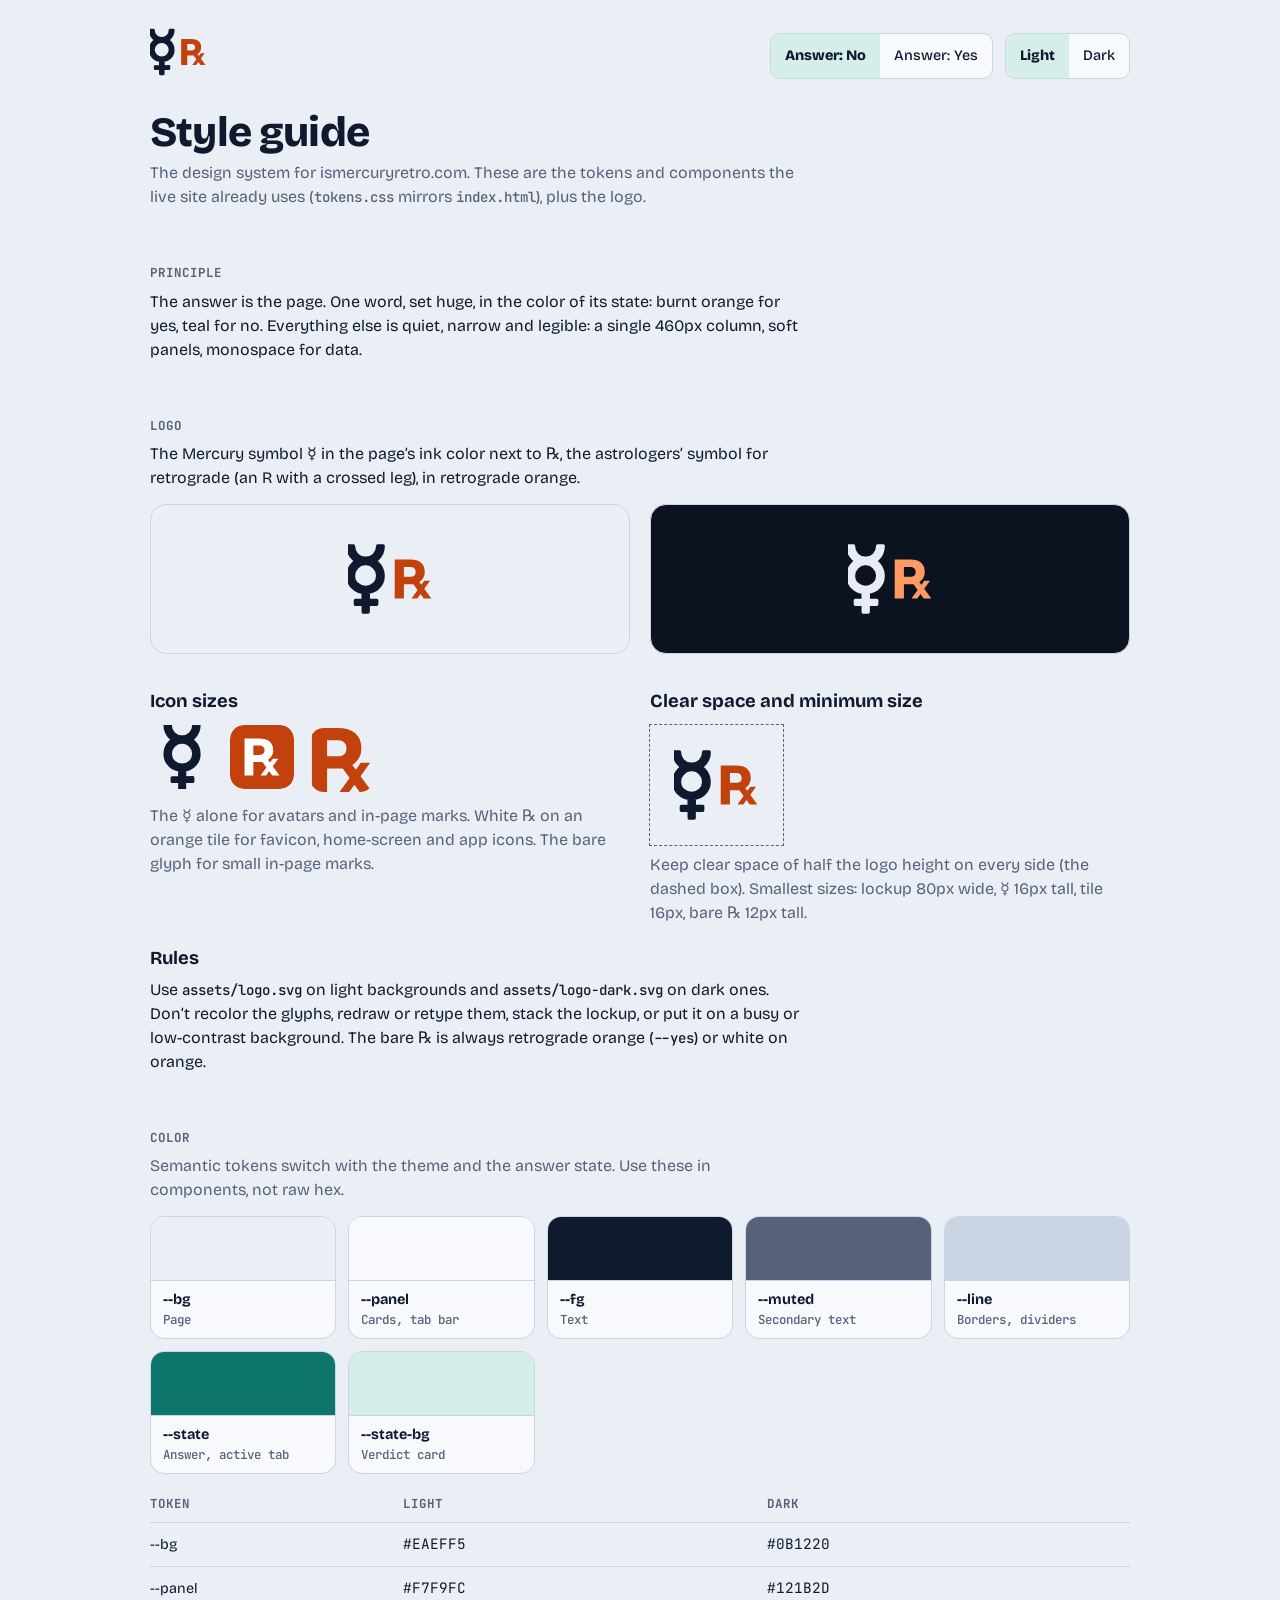
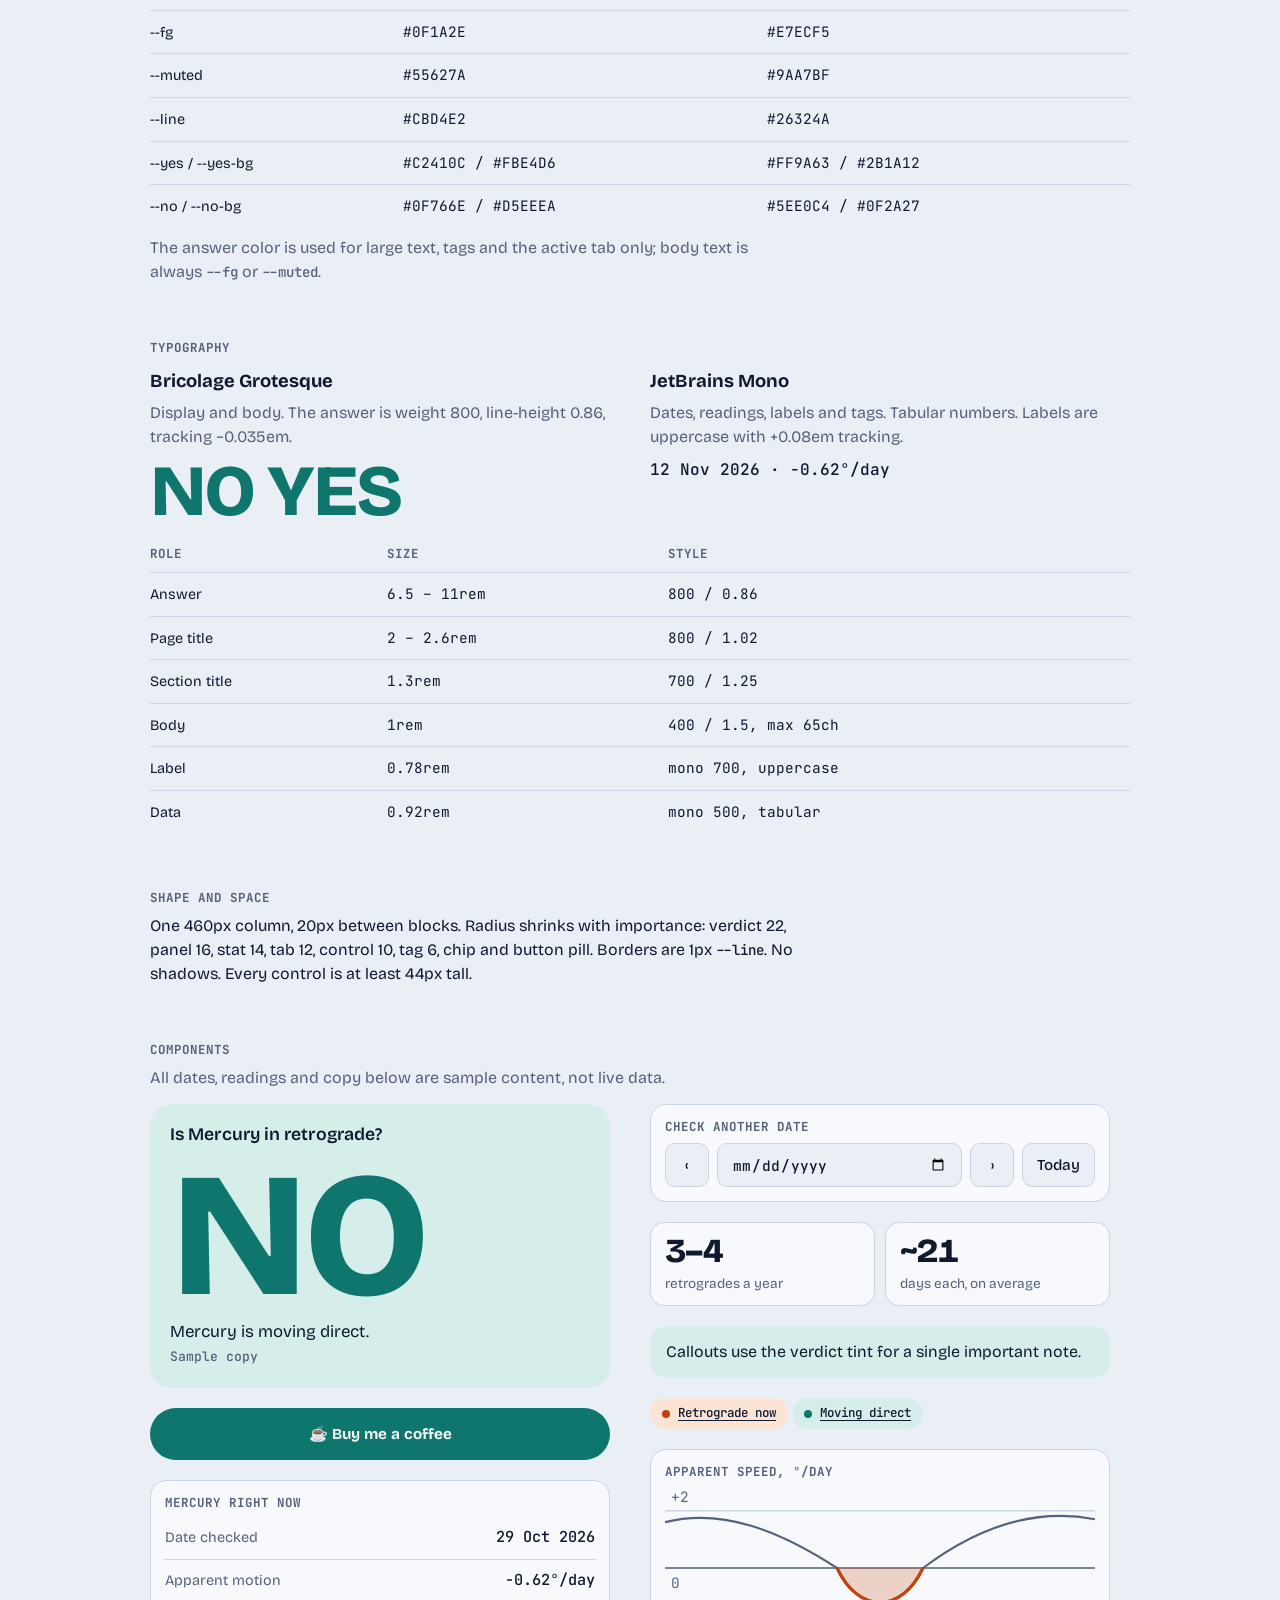
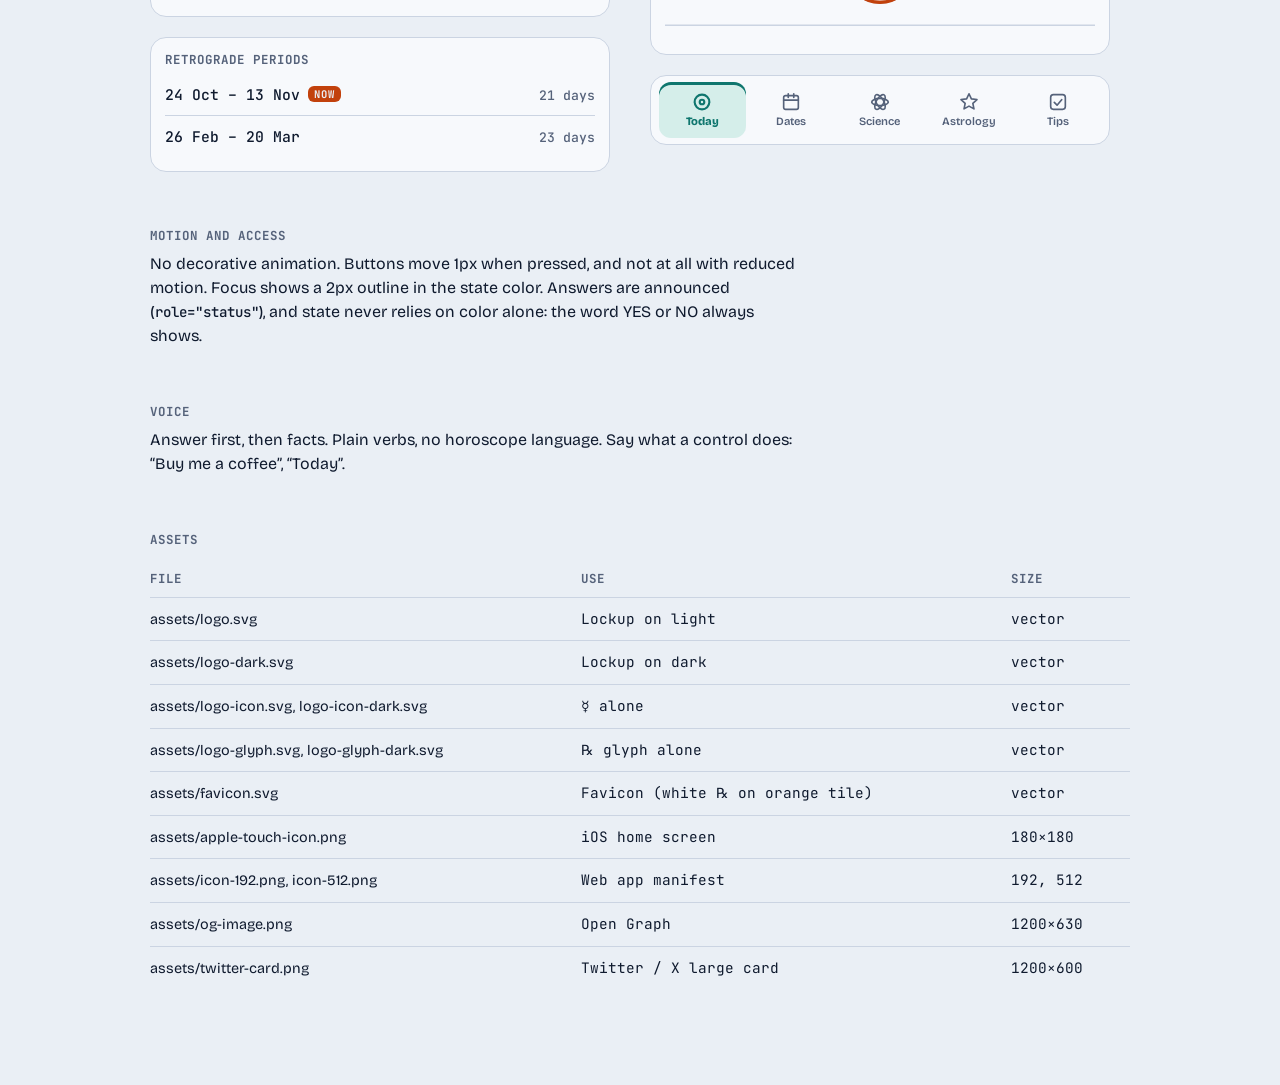
<file: style-guide.html>
<!doctype html>
<html lang="en">
<head>
<meta charset="utf-8">
<meta name="viewport" content="width=device-width, initial-scale=1">
<title>Style guide · Is Mercury retrograde?</title>
<meta name="robots" content="noindex">
<link rel="icon" href="assets/favicon.svg" type="image/svg+xml">
<link rel="stylesheet" href="tokens.css">
<style>
*{box-sizing:border-box}
body{margin:0;background:var(--bg);color:var(--fg);font:400 var(--text-body)/1.5 var(--body);padding:28px max(16px,env(safe-area-inset-right)) 96px}
main{max-width:980px;margin-inline:auto}
h1{margin:0;font:800 var(--text-page-title)/1.02 var(--display);letter-spacing:-0.02em}
h2{margin:56px 0 4px;font:700 var(--text-label)/1.3 var(--mono);letter-spacing:.08em;text-transform:uppercase;color:var(--muted)}
h3{margin:22px 0 6px;font:700 1.15rem/1.25 var(--display)}
p{margin:8px 0 0;max-width:var(--measure)}
.muted{color:var(--muted)}
code{font:500 .88em var(--mono)}
a{color:var(--fg);text-underline-offset:3px}
:focus-visible{outline:2px solid var(--state,var(--fg));outline-offset:2px}
.top{display:flex;justify-content:space-between;align-items:center;gap:16px;flex-wrap:wrap}
.top svg{height:48px;width:auto}
.seg{display:inline-flex;border:var(--border);border-radius:var(--r-control);background:var(--panel);overflow:hidden}
.seg button{font:500 .9rem var(--body);color:var(--fg);background:none;border:0;min-height:var(--tap);padding:0 14px;cursor:pointer}
.seg button[aria-pressed="true"]{background:var(--state-bg,var(--line));font-weight:800}
.controls{display:flex;gap:12px;flex-wrap:wrap;margin-top:16px}
.grid{display:grid;grid-template-columns:repeat(auto-fill,minmax(160px,1fr));gap:12px;margin-top:14px}
.sw{background:var(--panel);border:var(--border);border-radius:var(--r-stat);overflow:hidden}
.sw i{display:block;height:64px;border-bottom:var(--border)}
.sw b{display:block;padding:8px 12px 0;font-size:.9rem}
.sw span{display:block;padding:0 12px 10px;font:500 .78rem/1.4 var(--mono);color:var(--muted)}
.demo{display:grid;grid-template-columns:repeat(auto-fit,minmax(280px,1fr));gap:20px;margin-top:14px;align-items:start}
.frame{max-width:var(--column);width:100%}
.stack{display:flex;flex-direction:column;gap:var(--gap-page)}
table{width:100%;border-collapse:collapse;margin-top:12px;font-size:.9rem}
td,th{text-align:left;padding:10px 12px 10px 0;border-top:var(--border);vertical-align:baseline}
th{font:700 var(--text-label)/1.3 var(--mono);letter-spacing:.08em;text-transform:uppercase;color:var(--muted);border-top:0}
td:nth-child(2),td:nth-child(3){font-family:var(--mono)}

/* ---- live components, same rules as index.html ---- */
.verdict{background:var(--state-bg);border-radius:var(--r-verdict);padding:var(--pad-verdict) var(--pad-verdict) 22px;display:flex;flex-direction:column;gap:4px}
.verdict h4{margin:0;font:600 var(--text-verdict-q)/1.3 var(--display);letter-spacing:.005em}
.answer{margin:0;font:800 var(--text-answer)/.86 var(--display);letter-spacing:-.035em;color:var(--state);padding-block:.06em .02em}
.line{margin:0;font-size:1.05rem;line-height:1.4;text-wrap:balance}
.sub{margin:0;font:500 .82rem/1.4 var(--mono);color:var(--muted)}
.panel{background:var(--panel);border:var(--border);border-radius:var(--r-panel);padding:var(--pad-panel);min-width:0}
.panel h5{margin:0 0 2px;font:700 var(--text-label)/1.3 var(--mono);letter-spacing:.08em;text-transform:uppercase;color:var(--muted)}
.row{display:flex;justify-content:space-between;align-items:baseline;gap:12px;padding-block:10px;border-top:var(--border)}
.row:first-of-type{border-top:0}
.row dt{color:var(--muted);font-size:.9rem}
.row dd{margin:0;font:500 .95rem/1.3 var(--mono);text-align:right;font-variant-numeric:tabular-nums}
dl{margin:6px 0 0}
.windows{list-style:none;margin:6px 0 0;padding:0}
.windows li{padding-block:11px;border-top:var(--border);display:flex;flex-direction:column;gap:2px}
.windows li:first-child{border-top:0}
.w-top{display:flex;flex-wrap:wrap;justify-content:space-between;gap:2px 12px;align-items:baseline}
.w-dates{font:500 .92rem var(--mono);font-variant-numeric:tabular-nums}
.w-len{font:500 .82rem var(--mono);color:var(--muted)}
.now-tag{display:inline-block;font:700 .66rem/1 var(--mono);letter-spacing:.08em;text-transform:uppercase;background:var(--yes);color:var(--bg);padding:3px 6px;border-radius:var(--r-tag);margin-left:8px;vertical-align:2px}
.chip{display:inline-flex;align-items:center;gap:8px;font:500 .78rem/1.2 var(--mono);padding:8px 12px;border-radius:var(--r-pill);color:var(--fg)}
.chip i{width:8px;height:8px;border-radius:50%}
.chip.yes{background:var(--yes-bg)}.chip.yes i{background:var(--yes)}
.chip.no{background:var(--no-bg)}.chip.no i{background:var(--no)}
.ctl{display:flex;flex-wrap:wrap;gap:8px;margin-top:8px}
.ctl button,.ctl input{font:500 .95rem var(--body);color:var(--fg);background:var(--bg);border:var(--border);border-radius:var(--r-control);min-height:var(--tap);padding:0 14px}
.ctl button{min-width:var(--tap);cursor:pointer}
.ctl button:active{transform:translateY(1px)}
.ctl input{flex:1 1 150px;min-width:0;font:500 .9rem var(--mono)}
.stats{display:grid;grid-template-columns:repeat(2,minmax(0,1fr));gap:10px}
.stat{background:var(--panel);border:var(--border);border-radius:var(--r-stat);padding:12px 14px}
.stat b{display:block;font:800 2.1rem/1 var(--display);letter-spacing:-.02em;font-variant-numeric:tabular-nums}
.stat span{display:block;margin-top:6px;font-size:.85rem;color:var(--muted);line-height:1.35}
.callout{background:var(--state-bg);border-radius:var(--r-panel);padding:14px 16px}.callout p{margin:0}
.coffee{display:flex;align-items:center;justify-content:center;min-height:52px;padding:0 24px;border-radius:var(--r-pill);background:var(--state);color:var(--panel);font:700 .95rem var(--body);text-decoration:none}
.tabs{background:var(--panel);border:var(--border);border-radius:var(--r-panel);padding:6px 8px}
.tabs-in{display:flex;gap:2px}
.tabs a{flex:1;min-width:0;min-height:var(--tab-height);display:flex;flex-direction:column;align-items:center;justify-content:center;gap:3px;font:600 .7rem/1.1 var(--body);color:var(--muted);text-decoration:none;border-radius:var(--r-tab);padding:4px 2px}
.tabs svg{width:22px;height:22px;fill:none;stroke:currentColor;stroke-width:1.8;stroke-linecap:round;stroke-linejoin:round}
.tabs a[aria-current="page"]{color:var(--state);background:var(--state-bg);box-shadow:inset 0 3px 0 var(--state);font-weight:800}
.tabs a[aria-current="page"] svg{stroke-width:2.3}
.chart{width:100%;height:auto;display:block}
.g-grid{stroke:var(--line);stroke-width:1}.g-zero{stroke:var(--muted);stroke-width:1}
.g-line{fill:none;stroke:var(--muted);stroke-width:1.5;stroke-linejoin:round}
.g-retro-line{fill:none;stroke:var(--yes);stroke-width:2.25;stroke-linejoin:round}
.g-retro-area{fill:var(--yes);fill-opacity:.22}
.g-text{fill:var(--muted);font:400 10px var(--mono)}

/* ---- logo display ---- */
.lg{display:flex;align-items:center;justify-content:center;min-height:150px;border-radius:var(--r-panel);padding:24px;border:var(--border)}
.lg svg{height:72px;width:auto}
.lg.on-light{background:#EAEFF5}.lg.on-dark{background:#0B1220}
.lg.sm svg{height:48px}
.sizes{display:flex;align-items:flex-end;gap:28px;flex-wrap:wrap;margin-top:12px}
.clear{position:relative;display:inline-block;padding:24px;outline:1px dashed var(--muted);outline-offset:0}
.clear svg{height:72px;width:auto;display:block}
.mx{display:flex;gap:16px;align-items:center;flex-wrap:wrap;margin-top:12px}
.mx svg{height:64px;width:64px;border-radius:14px}
.no-do{display:grid;grid-template-columns:repeat(auto-fit,minmax(220px,1fr));gap:12px;margin-top:12px}
.no-do div{border:var(--border);border-radius:var(--r-stat);padding:14px;background:var(--panel)}
.no-do svg{height:44px;width:auto;display:block;margin-bottom:10px}
@media (prefers-reduced-motion:reduce){.ctl button:active{transform:none}}
</style>
</head>
<body data-state="no">
<main>
  <div class="top">
    <div><svg xmlns="http://www.w3.org/2000/svg" viewBox="0 0 118 100" role="img" aria-label="Mercury retrograde"><path transform="translate(0.00 4.00) scale(0.9200)" d="M40.9 22.8Q43.2 24.3 45.3 26.4Q53.1 34.1 53.1 45.2Q53.1 56.2 45.4 63.4Q39.1 69.3 30.7 70.1V82.4L43.4 82.2V88.1L30.5 88.2L30.5 100H23L22.9 88.1H11.1V82.4H22.9L22.8 70.1Q14.2 69.4 7.8 63.4Q0 56.2 0 45.2Q0 34.1 7.8 26.4Q9.9 24.3 12.2 22.8Q9.9 21.3 7.8 19.2Q0 11.5 0 0.5V0H8.3V0.6Q8.3 8.2 13.6 13.5Q18.6 18.3 25.5 18.7H27.7Q34.5 18.3 39.5 13.5Q44.8 8.2 44.8 0.6V0H53.1V0.5Q53.1 11.5 45.3 19.2Q43.2 21.3 40.9 22.8ZM27.7 26.9H25.5Q18.6 27.2 13.6 32.2Q8.3 37.4 8.3 45Q8.3 52.6 13.7 57.6Q19 62.6 26.7 62.6Q34.1 62.6 39.5 57.6Q44.8 52.6 44.8 45Q44.8 37.4 39.5 32.2Q34.5 27.2 27.7 26.9Z" fill="var(--fg)" stroke="var(--fg)" stroke-width="5" stroke-linejoin="round"/><path transform="translate(64.88 23.00) scale(0.5400)" d="M0 0V100H23.7V63.4H48.2L58.9 78.3L43.1 100H58.2L66.4 88.6L74.6 100H94.1L76 75.2L90.9 54.4H76.3L68.6 65.1L63.2 57.7C71.5 52.3 77.3 44 77.3 31.3C77.3 11.5 64.4 0.1 40.1 0ZM23.7 44.3V19.3H40.1C48.3 19.3 53.9 23.4 53.9 31.9C53.9 40.5 48.3 44.3 40.1 44.3Z" fill="var(--yes)"/></svg></div>
    <div class="controls" style="margin:0">
      <div class="seg" role="group" aria-label="Answer state"><button type="button" aria-pressed="true" data-state-set="no">Answer: No</button><button type="button" aria-pressed="false" data-state-set="yes">Answer: Yes</button></div>
      <div class="seg" role="group" aria-label="Theme"><button type="button" aria-pressed="true" data-theme-set="light">Light</button><button type="button" aria-pressed="false" data-theme-set="dark">Dark</button></div>
    </div>
  </div>
  <h1 style="margin-top:28px">Style guide</h1>
  <p class="muted">The design system for ismercuryretro.com. These are the tokens and components the live site already uses (<code>tokens.css</code> mirrors <code>index.html</code>), plus the logo.</p>

  <h2>Principle</h2>
  <p>The answer is the page. One word, set huge, in the color of its state: burnt orange for yes, teal for no. Everything else is quiet, narrow and legible: a single 460px column, soft panels, monospace for data.</p>

  <h2>Logo</h2>
  <p>The Mercury symbol ☿ in the page’s ink color next to ℞, the astrologers’ symbol for retrograde (an R with a crossed leg), in retrograde orange.</p>
  <div class="demo">
    <div class="lg on-light"><svg xmlns="http://www.w3.org/2000/svg" viewBox="0 0 118 100" role="img" aria-label="Mercury retrograde"><path transform="translate(0.00 4.00) scale(0.9200)" d="M40.9 22.8Q43.2 24.3 45.3 26.4Q53.1 34.1 53.1 45.2Q53.1 56.2 45.4 63.4Q39.1 69.3 30.7 70.1V82.4L43.4 82.2V88.1L30.5 88.2L30.5 100H23L22.9 88.1H11.1V82.4H22.9L22.8 70.1Q14.2 69.4 7.8 63.4Q0 56.2 0 45.2Q0 34.1 7.8 26.4Q9.9 24.3 12.2 22.8Q9.9 21.3 7.8 19.2Q0 11.5 0 0.5V0H8.3V0.6Q8.3 8.2 13.6 13.5Q18.6 18.3 25.5 18.7H27.7Q34.5 18.3 39.5 13.5Q44.8 8.2 44.8 0.6V0H53.1V0.5Q53.1 11.5 45.3 19.2Q43.2 21.3 40.9 22.8ZM27.7 26.9H25.5Q18.6 27.2 13.6 32.2Q8.3 37.4 8.3 45Q8.3 52.6 13.7 57.6Q19 62.6 26.7 62.6Q34.1 62.6 39.5 57.6Q44.8 52.6 44.8 45Q44.8 37.4 39.5 32.2Q34.5 27.2 27.7 26.9Z" fill="#0F1A2E" stroke="#0F1A2E" stroke-width="5" stroke-linejoin="round"/><path transform="translate(64.88 23.00) scale(0.5400)" d="M0 0V100H23.7V63.4H48.2L58.9 78.3L43.1 100H58.2L66.4 88.6L74.6 100H94.1L76 75.2L90.9 54.4H76.3L68.6 65.1L63.2 57.7C71.5 52.3 77.3 44 77.3 31.3C77.3 11.5 64.4 0.1 40.1 0ZM23.7 44.3V19.3H40.1C48.3 19.3 53.9 23.4 53.9 31.9C53.9 40.5 48.3 44.3 40.1 44.3Z" fill="#C2410C"/></svg></div>
    <div class="lg on-dark"><svg xmlns="http://www.w3.org/2000/svg" viewBox="0 0 118 100" role="img" aria-label="Mercury retrograde"><path transform="translate(0.00 4.00) scale(0.9200)" d="M40.9 22.8Q43.2 24.3 45.3 26.4Q53.1 34.1 53.1 45.2Q53.1 56.2 45.4 63.4Q39.1 69.3 30.7 70.1V82.4L43.4 82.2V88.1L30.5 88.2L30.5 100H23L22.9 88.1H11.1V82.4H22.9L22.8 70.1Q14.2 69.4 7.8 63.4Q0 56.2 0 45.2Q0 34.1 7.8 26.4Q9.9 24.3 12.2 22.8Q9.9 21.3 7.8 19.2Q0 11.5 0 0.5V0H8.3V0.6Q8.3 8.2 13.6 13.5Q18.6 18.3 25.5 18.7H27.7Q34.5 18.3 39.5 13.5Q44.8 8.2 44.8 0.6V0H53.1V0.5Q53.1 11.5 45.3 19.2Q43.2 21.3 40.9 22.8ZM27.7 26.9H25.5Q18.6 27.2 13.6 32.2Q8.3 37.4 8.3 45Q8.3 52.6 13.7 57.6Q19 62.6 26.7 62.6Q34.1 62.6 39.5 57.6Q44.8 52.6 44.8 45Q44.8 37.4 39.5 32.2Q34.5 27.2 27.7 26.9Z" fill="#E7ECF5" stroke="#E7ECF5" stroke-width="5" stroke-linejoin="round"/><path transform="translate(64.88 23.00) scale(0.5400)" d="M0 0V100H23.7V63.4H48.2L58.9 78.3L43.1 100H58.2L66.4 88.6L74.6 100H94.1L76 75.2L90.9 54.4H76.3L68.6 65.1L63.2 57.7C71.5 52.3 77.3 44 77.3 31.3C77.3 11.5 64.4 0.1 40.1 0ZM23.7 44.3V19.3H40.1C48.3 19.3 53.9 23.4 53.9 31.9C53.9 40.5 48.3 44.3 40.1 44.3Z" fill="#FF9A63"/></svg></div>
  </div>
  <div class="demo">
    <div>
      <h3>Icon sizes</h3>
      <div class="mx"><span><svg xmlns="http://www.w3.org/2000/svg" viewBox="0 0 53 100" role="img" aria-label="Mercury"><path transform="translate(0.00 0.00) scale(1.0000)" d="M40.9 22.8Q43.2 24.3 45.3 26.4Q53.1 34.1 53.1 45.2Q53.1 56.2 45.4 63.4Q39.1 69.3 30.7 70.1V82.4L43.4 82.2V88.1L30.5 88.2L30.5 100H23L22.9 88.1H11.1V82.4H22.9L22.8 70.1Q14.2 69.4 7.8 63.4Q0 56.2 0 45.2Q0 34.1 7.8 26.4Q9.9 24.3 12.2 22.8Q9.9 21.3 7.8 19.2Q0 11.5 0 0.5V0H8.3V0.6Q8.3 8.2 13.6 13.5Q18.6 18.3 25.5 18.7H27.7Q34.5 18.3 39.5 13.5Q44.8 8.2 44.8 0.6V0H53.1V0.5Q53.1 11.5 45.3 19.2Q43.2 21.3 40.9 22.8ZM27.7 26.9H25.5Q18.6 27.2 13.6 32.2Q8.3 37.4 8.3 45Q8.3 52.6 13.7 57.6Q19 62.6 26.7 62.6Q34.1 62.6 39.5 57.6Q44.8 52.6 44.8 45Q44.8 37.4 39.5 32.2Q34.5 27.2 27.7 26.9Z" fill="var(--fg)" stroke="var(--fg)" stroke-width="5" stroke-linejoin="round"/></svg></span><span><svg xmlns="http://www.w3.org/2000/svg" viewBox="0 0 64 64"><rect width="64" height="64" rx="14.1" fill="#C2410C"/><path transform="translate(14.54 13.44) scale(0.3712)" d="M0 0V100H23.7V63.4H48.2L58.9 78.3L43.1 100H58.2L66.4 88.6L74.6 100H94.1L76 75.2L90.9 54.4H76.3L68.6 65.1L63.2 57.7C71.5 52.3 77.3 44 77.3 31.3C77.3 11.5 64.4 0.1 40.1 0ZM23.7 44.3V19.3H40.1C48.3 19.3 53.9 23.4 53.9 31.9C53.9 40.5 48.3 44.3 40.1 44.3Z" fill="#FFFFFF"/></svg></span><span style="display:inline-flex;align-items:center;height:64px"><svg xmlns="http://www.w3.org/2000/svg" viewBox="0 0 94 100" role="img" aria-label="Retrograde"><path transform="translate(0.00 0.00) scale(1.0000)" d="M0 0V100H23.7V63.4H48.2L58.9 78.3L43.1 100H58.2L66.4 88.6L74.6 100H94.1L76 75.2L90.9 54.4H76.3L68.6 65.1L63.2 57.7C71.5 52.3 77.3 44 77.3 31.3C77.3 11.5 64.4 0.1 40.1 0ZM23.7 44.3V19.3H40.1C48.3 19.3 53.9 23.4 53.9 31.9C53.9 40.5 48.3 44.3 40.1 44.3Z" fill="var(--yes)"/></svg></span></div>
      <p class="muted">The ☿ alone for avatars and in-page marks. White ℞ on an orange tile for favicon, home-screen and app icons. The bare glyph for small in-page marks.</p>
    </div>
    <div>
      <h3>Clear space and minimum size</h3>
      <div class="sizes"><span class="clear"><svg xmlns="http://www.w3.org/2000/svg" viewBox="0 0 118 100" role="img" aria-label="Mercury retrograde"><path transform="translate(0.00 4.00) scale(0.9200)" d="M40.9 22.8Q43.2 24.3 45.3 26.4Q53.1 34.1 53.1 45.2Q53.1 56.2 45.4 63.4Q39.1 69.3 30.7 70.1V82.4L43.4 82.2V88.1L30.5 88.2L30.5 100H23L22.9 88.1H11.1V82.4H22.9L22.8 70.1Q14.2 69.4 7.8 63.4Q0 56.2 0 45.2Q0 34.1 7.8 26.4Q9.9 24.3 12.2 22.8Q9.9 21.3 7.8 19.2Q0 11.5 0 0.5V0H8.3V0.6Q8.3 8.2 13.6 13.5Q18.6 18.3 25.5 18.7H27.7Q34.5 18.3 39.5 13.5Q44.8 8.2 44.8 0.6V0H53.1V0.5Q53.1 11.5 45.3 19.2Q43.2 21.3 40.9 22.8ZM27.7 26.9H25.5Q18.6 27.2 13.6 32.2Q8.3 37.4 8.3 45Q8.3 52.6 13.7 57.6Q19 62.6 26.7 62.6Q34.1 62.6 39.5 57.6Q44.8 52.6 44.8 45Q44.8 37.4 39.5 32.2Q34.5 27.2 27.7 26.9Z" fill="var(--fg)" stroke="var(--fg)" stroke-width="5" stroke-linejoin="round"/><path transform="translate(64.88 23.00) scale(0.5400)" d="M0 0V100H23.7V63.4H48.2L58.9 78.3L43.1 100H58.2L66.4 88.6L74.6 100H94.1L76 75.2L90.9 54.4H76.3L68.6 65.1L63.2 57.7C71.5 52.3 77.3 44 77.3 31.3C77.3 11.5 64.4 0.1 40.1 0ZM23.7 44.3V19.3H40.1C48.3 19.3 53.9 23.4 53.9 31.9C53.9 40.5 48.3 44.3 40.1 44.3Z" fill="var(--yes)"/></svg></span></div>
      <p class="muted">Keep clear space of half the logo height on every side (the dashed box). Smallest sizes: lockup 80px wide, ☿ 16px tall, tile 16px, bare ℞ 12px tall.</p>
    </div>
  </div>
  <h3>Rules</h3>
  <p>Use <code>assets/logo.svg</code> on light backgrounds and <code>assets/logo-dark.svg</code> on dark ones. Don’t recolor the glyphs, redraw or retype them, stack the lockup, or put it on a busy or low-contrast background. The bare ℞ is always retrograde orange (<code>--yes</code>) or white on orange.</p>

  <h2>Color</h2>
  <p class="muted">Semantic tokens switch with the theme and the answer state. Use these in components, not raw hex.</p>
  <div class="grid">
    <div class="sw"><i style="background:var(--bg)"></i><b>--bg</b><span>Page</span></div>
    <div class="sw"><i style="background:var(--panel)"></i><b>--panel</b><span>Cards, tab bar</span></div>
    <div class="sw"><i style="background:var(--fg)"></i><b>--fg</b><span>Text</span></div>
    <div class="sw"><i style="background:var(--muted)"></i><b>--muted</b><span>Secondary text</span></div>
    <div class="sw"><i style="background:var(--line)"></i><b>--line</b><span>Borders, dividers</span></div>
    <div class="sw"><i style="background:var(--state)"></i><b>--state</b><span>Answer, active tab</span></div>
    <div class="sw"><i style="background:var(--state-bg)"></i><b>--state-bg</b><span>Verdict card</span></div>
  </div>
  <table>
    <tr><th>Token</th><th>Light</th><th>Dark</th></tr>
    <tr><td>--bg</td><td>#EAEFF5</td><td>#0B1220</td></tr>
    <tr><td>--panel</td><td>#F7F9FC</td><td>#121B2D</td></tr>
    <tr><td>--fg</td><td>#0F1A2E</td><td>#E7ECF5</td></tr>
    <tr><td>--muted</td><td>#55627A</td><td>#9AA7BF</td></tr>
    <tr><td>--line</td><td>#CBD4E2</td><td>#26324A</td></tr>
    <tr><td>--yes / --yes-bg</td><td>#C2410C / #FBE4D6</td><td>#FF9A63 / #2B1A12</td></tr>
    <tr><td>--no / --no-bg</td><td>#0F766E / #D5EEEA</td><td>#5EE0C4 / #0F2A27</td></tr>
  </table>
  <p class="muted">The answer color is used for large text, tags and the active tab only; body text is always <code>--fg</code> or <code>--muted</code>.</p>

  <h2>Typography</h2>
  <div class="demo">
    <div>
      <h3 style="margin-top:0">Bricolage Grotesque</h3>
      <p class="muted">Display and body. The answer is weight 800, line-height 0.86, tracking −0.035em.</p>
      <p style="font:800 4.5rem/.9 var(--display);letter-spacing:-.035em;color:var(--state);margin-top:10px">NO YES</p>
    </div>
    <div>
      <h3 style="margin-top:0">JetBrains Mono</h3>
      <p class="muted">Dates, readings, labels and tags. Tabular numbers. Labels are uppercase with +0.08em tracking.</p>
      <p style="font:500 1rem/1.4 var(--mono);margin-top:10px">12 Nov 2026 · −0.62°/day</p>
    </div>
  </div>
  <table>
    <tr><th>Role</th><th>Size</th><th>Style</th></tr>
    <tr><td>Answer</td><td>6.5 – 11rem</td><td>800 / 0.86</td></tr>
    <tr><td>Page title</td><td>2 – 2.6rem</td><td>800 / 1.02</td></tr>
    <tr><td>Section title</td><td>1.3rem</td><td>700 / 1.25</td></tr>
    <tr><td>Body</td><td>1rem</td><td>400 / 1.5, max 65ch</td></tr>
    <tr><td>Label</td><td>0.78rem</td><td>mono 700, uppercase</td></tr>
    <tr><td>Data</td><td>0.92rem</td><td>mono 500, tabular</td></tr>
  </table>

  <h2>Shape and space</h2>
  <p>One 460px column, 20px between blocks. Radius shrinks with importance: verdict 22, panel 16, stat 14, tab 12, control 10, tag 6, chip and button pill. Borders are 1px <code>--line</code>. No shadows. Every control is at least 44px tall.</p>

  <h2>Components</h2>
  <p class="muted">All dates, readings and copy below are sample content, not live data.</p>
  <div class="demo">
    <div class="frame stack">
      <section class="verdict" aria-label="Verdict">
        <h4>Is Mercury in retrograde?</h4>
        <p class="answer" id="ans">NO</p>
        <p class="line" id="ln">Mercury is moving direct.</p>
        <p class="sub">Sample copy</p>
      </section>
      <a class="coffee" href="#">☕ Buy me a coffee</a>
      <section class="panel"><h5>Mercury right now</h5>
        <dl>
          <div class="row"><dt>Date checked</dt><dd>29 Oct 2026</dd></div>
          <div class="row"><dt>Apparent motion</dt><dd>−0.62°/day</dd></div>
        </dl></section>
      <section class="panel"><h5>Retrograde periods</h5>
        <ul class="windows">
          <li><div class="w-top"><span class="w-dates">24 Oct – 13 Nov<span class="now-tag">now</span></span><span class="w-len">21 days</span></div></li>
          <li><div class="w-top"><span class="w-dates">26 Feb – 20 Mar</span><span class="w-len">23 days</span></div></li>
        </ul></section>
    </div>
    <div class="frame stack">
      <section class="panel"><h5>Check another date</h5>
        <div class="ctl"><button type="button" aria-label="Previous day">&lsaquo;</button><input type="date" aria-label="Date to check"><button type="button" aria-label="Next day">&rsaquo;</button><button type="button">Today</button></div></section>
      <div class="stats"><div class="stat"><b>3–4</b><span>retrogrades a year</span></div><div class="stat"><b>~21</b><span>days each, on average</span></div></div>
      <div class="callout"><p>Callouts use the verdict tint for a single important note.</p></div>
      <div><a class="chip yes" href="#"><i></i>Retrograde now</a> <a class="chip no" href="#"><i></i>Moving direct</a></div>
      <section class="panel"><h5>Apparent speed, °/day</h5>
        <svg class="chart" viewBox="0 0 300 110" role="img" aria-label="Sample chart"><line class="g-grid" x1="0" x2="300" y1="20" y2="20"/><line class="g-zero" x1="0" x2="300" y1="60" y2="60"/><line class="g-grid" x1="0" x2="300" y1="100" y2="100"/>
        <path class="g-retro-area" d="M120,60 C135,92 165,92 180,60 Z"/><path class="g-line" d="M0,28 C40,18 80,34 120,60 C135,92 165,92 180,60 C220,30 260,18 300,26"/><path class="g-retro-line" d="M120,60 C135,92 165,92 180,60"/><text class="g-text" x="4" y="14">+2</text><text class="g-text" x="4" y="74">0</text></svg></section>
      <nav class="tabs" aria-label="Pages (example)"><div class="tabs-in">
        <a href="#" aria-current="page"><svg viewBox="0 0 24 24" aria-hidden="true"><circle cx="12" cy="12" r="8"/><circle cx="12" cy="12" r="2.5"/></svg><span>Today</span></a>
        <a href="#"><svg viewBox="0 0 24 24" aria-hidden="true"><rect x="4" y="5" width="16" height="15" rx="2"/><path d="M4 10h16M9 3v4M15 3v4"/></svg><span>Dates</span></a>
        <a href="#"><svg viewBox="0 0 24 24" aria-hidden="true"><ellipse cx="12" cy="12" rx="9" ry="4"/><ellipse cx="12" cy="12" rx="9" ry="4" transform="rotate(60 12 12)"/><ellipse cx="12" cy="12" rx="9" ry="4" transform="rotate(120 12 12)"/></svg><span>Science</span></a>
        <a href="#"><svg viewBox="0 0 24 24" aria-hidden="true"><path d="M12 3l2.6 5.6 6.1.7-4.5 4.2 1.2 6L12 16.5 6.6 19.5l1.2-6L3.3 9.3l6.1-.7z"/></svg><span>Astrology</span></a>
        <a href="#"><svg viewBox="0 0 24 24" aria-hidden="true"><rect x="4" y="4" width="16" height="16" rx="3"/><path d="M8 12.5l3 3 5-6"/></svg><span>Tips</span></a>
      </div></nav>
    </div>
  </div>

  <h2>Motion and access</h2>
  <p>No decorative animation. Buttons move 1px when pressed, and not at all with reduced motion. Focus shows a 2px outline in the state color. Answers are announced (<code>role="status"</code>), and state never relies on color alone: the word YES or NO always shows.</p>

  <h2>Voice</h2>
  <p>Answer first, then facts. Plain verbs, no horoscope language. Say what a control does: “Buy me a coffee”, “Today”.</p>

  <h2>Assets</h2>
  <table>
    <tr><th>File</th><th>Use</th><th>Size</th></tr>
    <tr><td>assets/logo.svg</td><td>Lockup on light</td><td>vector</td></tr>
    <tr><td>assets/logo-dark.svg</td><td>Lockup on dark</td><td>vector</td></tr>
    <tr><td>assets/logo-icon.svg, logo-icon-dark.svg</td><td>☿ alone</td><td>vector</td></tr>
    <tr><td>assets/logo-glyph.svg, logo-glyph-dark.svg</td><td>℞ glyph alone</td><td>vector</td></tr>
    <tr><td>assets/favicon.svg</td><td>Favicon (white ℞ on orange tile)</td><td>vector</td></tr>
    <tr><td>assets/apple-touch-icon.png</td><td>iOS home screen</td><td>180×180</td></tr>
    <tr><td>assets/icon-192.png, icon-512.png</td><td>Web app manifest</td><td>192, 512</td></tr>
    <tr><td>assets/og-image.png</td><td>Open Graph</td><td>1200×630</td></tr>
    <tr><td>assets/twitter-card.png</td><td>Twitter / X large card</td><td>1200×600</td></tr>
  </table>
</main>
<script>
(function(){
  var body=document.body, root=document.documentElement, ans=document.getElementById('ans'), ln=document.getElementById('ln');
  function press(sel,val,attr){document.querySelectorAll(sel).forEach(function(b){b.setAttribute('aria-pressed',b.getAttribute(attr)===val)})}
  document.querySelectorAll('[data-state-set]').forEach(function(b){b.addEventListener('click',function(){
    var s=b.getAttribute('data-state-set'); body.setAttribute('data-state',s);
    ans.textContent=s==='yes'?'YES':'NO'; ln.textContent=s==='yes'?'Mercury is moving backwards.':'Mercury is moving direct.';
    press('[data-state-set]',s,'data-state-set');});});
  document.querySelectorAll('[data-theme-set]').forEach(function(b){b.addEventListener('click',function(){
    var t=b.getAttribute('data-theme-set'); root.setAttribute('data-theme',t); press('[data-theme-set]',t,'data-theme-set');});});
})();
</script>
</body>
</html>
</file>
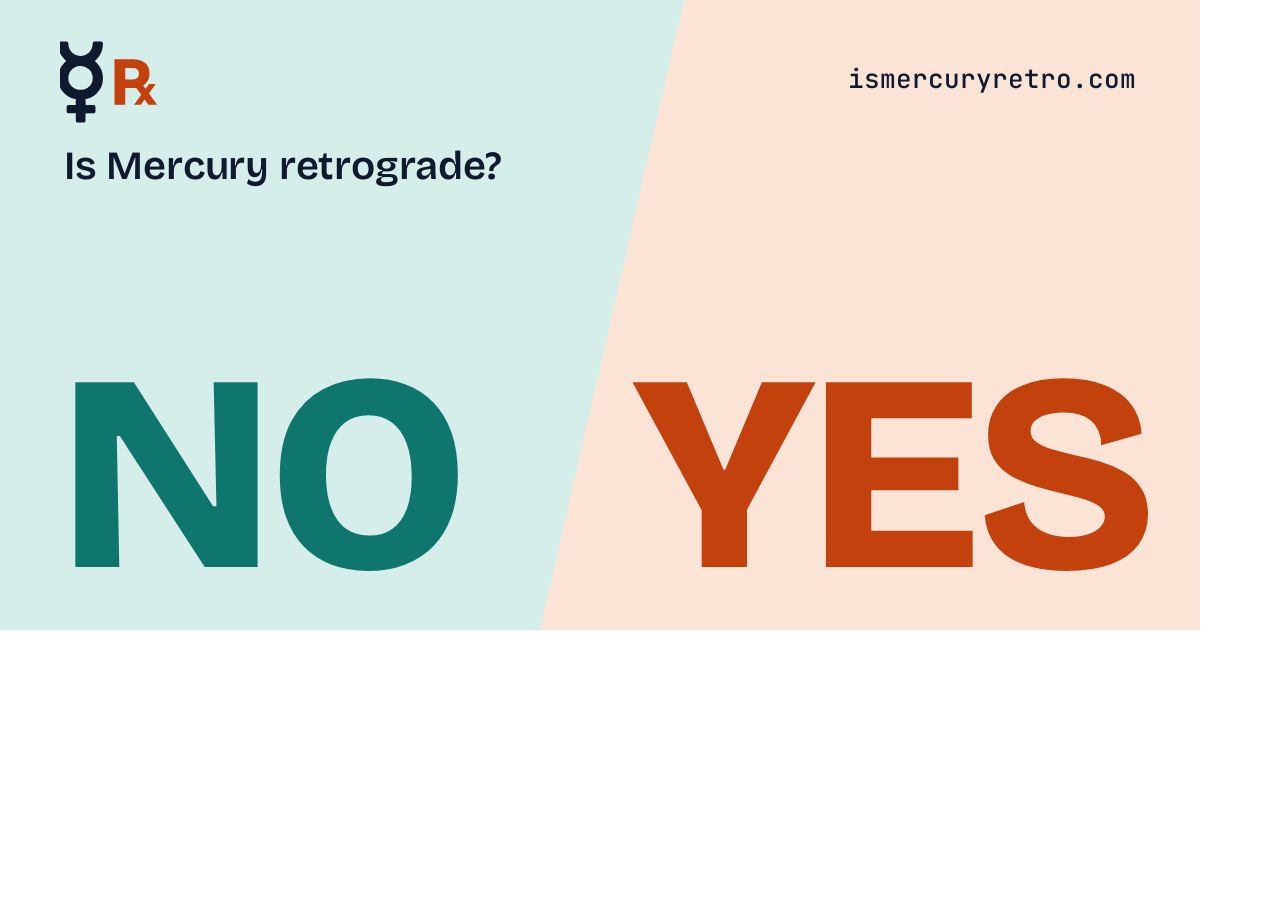
<file: social/og.html>
<!doctype html><html lang="en"><head><meta charset="utf-8">
<style>
@font-face{font-family:"Bricolage Grotesque";src:url("../fonts/bricolage-grotesque.woff2");font-weight:200 800}
@font-face{font-family:"JetBrains Mono";src:url("../fonts/jetbrains-mono.woff2");font-weight:100 800}
*{box-sizing:border-box;margin:0}
body{width:1200px;height:630px;position:relative;overflow:hidden;font-family:"Bricolage Grotesque",sans-serif;color:#0F1A2E}
.layer{position:absolute;inset:0}
.no{background:#D5EEEA}
.yes{background:#FBE4D6;clip-path:polygon(57% 0,100% 0,100% 100%,45% 100%)}
.logo{position:absolute;left:60px;top:40px}
.q{position:absolute;left:64px;top:144px;font:600 40px/1.1 "Bricolage Grotesque";letter-spacing:-0.005em}
.url{position:absolute;right:64px;top:66px;font:500 26px/1 "JetBrains Mono"}
.ans{position:absolute;bottom:34px;font:800 280px/0.86 "Bricolage Grotesque";letter-spacing:-0.035em}
.a-no{left:56px;color:#0F766E}
.a-yes{right:52px;color:#C2410C}
</style></head><body>
<div class="layer no"><div class="logo"><svg height="84" xmlns="http://www.w3.org/2000/svg" viewBox="0 0 118 100" role="img" aria-label="Mercury retrograde"><path transform="translate(0.00 4.00) scale(0.9200)" d="M40.9 22.8Q43.2 24.3 45.3 26.4Q53.1 34.1 53.1 45.2Q53.1 56.2 45.4 63.4Q39.1 69.3 30.7 70.1V82.4L43.4 82.2V88.1L30.5 88.2L30.5 100H23L22.9 88.1H11.1V82.4H22.9L22.8 70.1Q14.2 69.4 7.8 63.4Q0 56.2 0 45.2Q0 34.1 7.8 26.4Q9.9 24.3 12.2 22.8Q9.9 21.3 7.8 19.2Q0 11.5 0 0.5V0H8.3V0.6Q8.3 8.2 13.6 13.5Q18.6 18.3 25.5 18.7H27.7Q34.5 18.3 39.5 13.5Q44.8 8.2 44.8 0.6V0H53.1V0.5Q53.1 11.5 45.3 19.2Q43.2 21.3 40.9 22.8ZM27.7 26.9H25.5Q18.6 27.2 13.6 32.2Q8.3 37.4 8.3 45Q8.3 52.6 13.7 57.6Q19 62.6 26.7 62.6Q34.1 62.6 39.5 57.6Q44.8 52.6 44.8 45Q44.8 37.4 39.5 32.2Q34.5 27.2 27.7 26.9Z" fill="#0F1A2E" stroke="#0F1A2E" stroke-width="5" stroke-linejoin="round"/><path transform="translate(64.88 23.00) scale(0.5400)" d="M0 0V100H23.7V63.4H48.2L58.9 78.3L43.1 100H58.2L66.4 88.6L74.6 100H94.1L76 75.2L90.9 54.4H76.3L68.6 65.1L63.2 57.7C71.5 52.3 77.3 44 77.3 31.3C77.3 11.5 64.4 0.1 40.1 0ZM23.7 44.3V19.3H40.1C48.3 19.3 53.9 23.4 53.9 31.9C53.9 40.5 48.3 44.3 40.1 44.3Z" fill="#C2410C"/></svg></div><div class="q">Is Mercury retrograde?</div><div class="ans a-no">NO</div></div>
<div class="layer yes"><div class="url">ismercuryretro.com</div><div class="ans a-yes">YES</div></div>
</body></html>
</file>
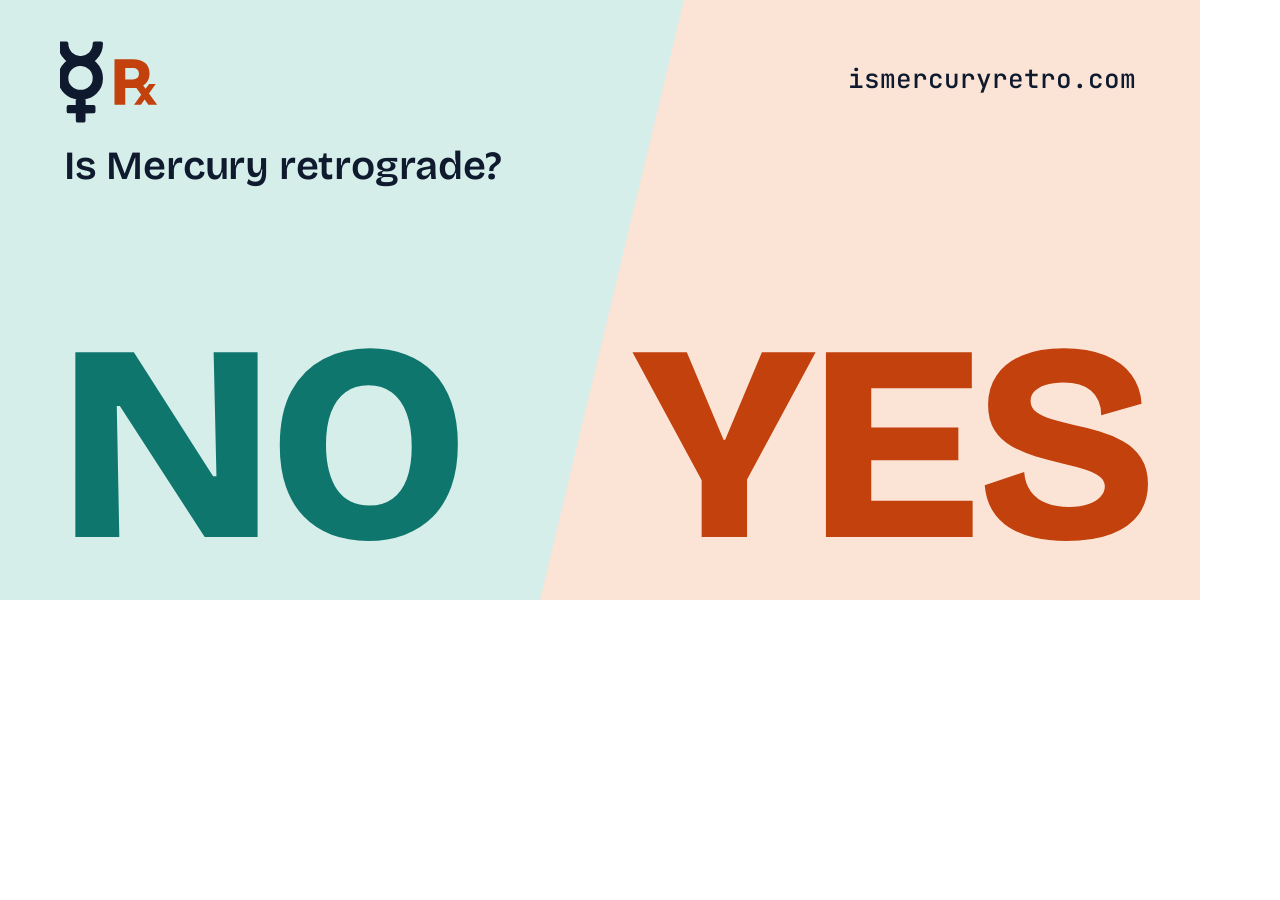
<file: social/twitter.html>
<!doctype html><html lang="en"><head><meta charset="utf-8">
<style>
@font-face{font-family:"Bricolage Grotesque";src:url("../fonts/bricolage-grotesque.woff2");font-weight:200 800}
@font-face{font-family:"JetBrains Mono";src:url("../fonts/jetbrains-mono.woff2");font-weight:100 800}
*{box-sizing:border-box;margin:0}
body{width:1200px;height:600px;position:relative;overflow:hidden;font-family:"Bricolage Grotesque",sans-serif;color:#0F1A2E}
.layer{position:absolute;inset:0}
.no{background:#D5EEEA}
.yes{background:#FBE4D6;clip-path:polygon(57% 0,100% 0,100% 100%,45% 100%)}
.logo{position:absolute;left:60px;top:40px}
.q{position:absolute;left:64px;top:144px;font:600 40px/1.1 "Bricolage Grotesque";letter-spacing:-0.005em}
.url{position:absolute;right:64px;top:66px;font:500 26px/1 "JetBrains Mono"}
.ans{position:absolute;bottom:34px;font:800 280px/0.86 "Bricolage Grotesque";letter-spacing:-0.035em}
.a-no{left:56px;color:#0F766E}
.a-yes{right:52px;color:#C2410C}
</style></head><body>
<div class="layer no"><div class="logo"><svg height="84" xmlns="http://www.w3.org/2000/svg" viewBox="0 0 118 100" role="img" aria-label="Mercury retrograde"><path transform="translate(0.00 4.00) scale(0.9200)" d="M40.9 22.8Q43.2 24.3 45.3 26.4Q53.1 34.1 53.1 45.2Q53.1 56.2 45.4 63.4Q39.1 69.3 30.7 70.1V82.4L43.4 82.2V88.1L30.5 88.2L30.5 100H23L22.9 88.1H11.1V82.4H22.9L22.8 70.1Q14.2 69.4 7.8 63.4Q0 56.2 0 45.2Q0 34.1 7.8 26.4Q9.9 24.3 12.2 22.8Q9.9 21.3 7.8 19.2Q0 11.5 0 0.5V0H8.3V0.6Q8.3 8.2 13.6 13.5Q18.6 18.3 25.5 18.7H27.7Q34.5 18.3 39.5 13.5Q44.8 8.2 44.8 0.6V0H53.1V0.5Q53.1 11.5 45.3 19.2Q43.2 21.3 40.9 22.8ZM27.7 26.9H25.5Q18.6 27.2 13.6 32.2Q8.3 37.4 8.3 45Q8.3 52.6 13.7 57.6Q19 62.6 26.7 62.6Q34.1 62.6 39.5 57.6Q44.8 52.6 44.8 45Q44.8 37.4 39.5 32.2Q34.5 27.2 27.7 26.9Z" fill="#0F1A2E" stroke="#0F1A2E" stroke-width="5" stroke-linejoin="round"/><path transform="translate(64.88 23.00) scale(0.5400)" d="M0 0V100H23.7V63.4H48.2L58.9 78.3L43.1 100H58.2L66.4 88.6L74.6 100H94.1L76 75.2L90.9 54.4H76.3L68.6 65.1L63.2 57.7C71.5 52.3 77.3 44 77.3 31.3C77.3 11.5 64.4 0.1 40.1 0ZM23.7 44.3V19.3H40.1C48.3 19.3 53.9 23.4 53.9 31.9C53.9 40.5 48.3 44.3 40.1 44.3Z" fill="#C2410C"/></svg></div><div class="q">Is Mercury retrograde?</div><div class="ans a-no">NO</div></div>
<div class="layer yes"><div class="url">ismercuryretro.com</div><div class="ans a-yes">YES</div></div>
</body></html>
</file>
<file: style.css>
/* Layout: one narrow column with a fixed bottom tab bar. Five separate pages: Today (the answer), Dates (any year), Science, Astrology, Tips. */
:root {
  --bg: #EAEFF5;
  --panel: #F7F9FC;
  --fg: #0F1A2E;
  --muted: #55627A;
  --line: #CBD4E2;
  --yes: #C2410C;
  --yes-bg: #FBE4D6;
  --no: #0F766E;
  --no-bg: #D5EEEA;
  --display: "Bricolage Grotesque", "Helvetica Neue", Arial, sans-serif;
  --body: "Bricolage Grotesque", "Helvetica Neue", Arial, sans-serif;
  --mono: "JetBrains Mono", ui-monospace, "SF Mono", Menlo, Consolas, monospace;
}
@media (prefers-color-scheme: dark) {
  :root:not([data-theme="light"]) {
    --bg: #0B1220; --panel: #121B2D; --fg: #E7ECF5; --muted: #9AA7BF; --line: #26324A;
    --yes: #FF9A63; --yes-bg: #2B1A12; --no: #5EE0C4; --no-bg: #0F2A27;
    color-scheme: dark;
  }
}
:root[data-theme="dark"] {
  --bg: #0B1220; --panel: #121B2D; --fg: #E7ECF5; --muted: #9AA7BF; --line: #26324A;
  --yes: #FF9A63; --yes-bg: #2B1A12; --no: #5EE0C4; --no-bg: #0F2A27;
  color-scheme: dark;
}

* { box-sizing: border-box; }
body {
  background: var(--bg);
  color: var(--fg);
  font: 400 16px/1.5 var(--body);
  margin: 0;
  min-height: 100vh; min-height: 100dvh;
  padding: 20px 0 0;
}
html { background: var(--bg); }
.wrap { max-width: 460px; margin-inline: auto; min-height: calc(100vh - 20px); min-height: calc(100dvh - 20px); display: flex; flex-direction: column;
  padding-left: max(16px, env(safe-area-inset-left, 0px)); padding-right: max(16px, env(safe-area-inset-right, 0px)); }
.wrap[data-state="yes"] { --state: var(--yes); --state-bg: var(--yes-bg); }
.wrap[data-state="no"]  { --state: var(--no);  --state-bg: var(--no-bg); }
.page { display: flex; flex-direction: column; gap: 20px; }

/* Tab bar */
.tabs { position: sticky; bottom: 0; z-index: 20; margin-top: auto; margin-inline: calc(50% - 50vw); width: 100vw; background: var(--panel); border-top: 1px solid var(--line);
  padding: 6px max(8px, env(safe-area-inset-right, 0px)) calc(6px + env(safe-area-inset-bottom, 0px)) max(8px, env(safe-area-inset-left, 0px)); }
.tabs-in { max-width: 460px; margin-inline: auto; display: flex; gap: 2px; }
.tabs a { flex: 1; min-width: 0; min-height: 56px; display: flex; flex-direction: column; align-items: center; justify-content: center; gap: 3px; text-align: center;
  font: 600 0.7rem/1.1 var(--body); color: var(--muted); text-decoration: none; border-radius: 12px; padding: 4px 2px;
  touch-action: manipulation; -webkit-tap-highlight-color: transparent; user-select: none; -webkit-user-select: none; }
.tabs svg { width: 22px; height: 22px; fill: none; stroke: currentColor; stroke-width: 1.8; stroke-linecap: round; stroke-linejoin: round; }
.tabs a > * { pointer-events: none; }
.tabs a:active { background: var(--line); }
.tabs a[aria-current="page"] { color: var(--state); background: var(--state-bg); box-shadow: inset 0 3px 0 var(--state); font-weight: 800; }
.tabs a[aria-current="page"] svg { stroke-width: 2.3; }
a:focus-visible, button:focus-visible, input:focus-visible { outline: 2px solid var(--state); outline-offset: 2px; }

/* Verdict (Today) */
.verdict { background: var(--state-bg); border-radius: 22px; padding: 20px 20px 22px; display: flex; flex-direction: column; gap: 4px; }
h1 { margin: 0; font: 600 1.1rem/1.3 var(--display); letter-spacing: 0.005em; }
.answer { margin: 0; font-family: var(--display); font-weight: 800; font-size: clamp(6.5rem, 36vw, 11rem); line-height: 0.86; letter-spacing: -0.035em; color: var(--state); padding-block: 0.06em 0.02em; }
.line { margin: 0; font-size: 1.05rem; line-height: 1.4; text-wrap: balance; }
.sub { margin: 0; font: 500 0.82rem/1.4 var(--mono); color: var(--muted); }
.countdown { margin: 8px 0 0; padding-top: 12px; border-top: 1px solid var(--line); display: flex; flex-direction: column; gap: 4px; }
.countdown[hidden] { display: none; }
.cd-label { font: 700 0.72rem/1.3 var(--mono); letter-spacing: 0.08em; text-transform: uppercase; color: var(--muted); }
.cd-time { font: 800 clamp(1.6rem, 7.6vw, 2.2rem)/1.05 var(--mono); letter-spacing: -0.02em; font-variant-numeric: tabular-nums; color: var(--state); }

.panel { background: var(--panel); border: 1px solid var(--line); border-radius: 16px; padding: 14px; min-width: 0; }
h2 { margin: 0 0 2px; font: 700 0.78rem/1.3 var(--mono); letter-spacing: 0.08em; text-transform: uppercase; color: var(--muted); }
.cap { margin: 8px 0 0; font-size: 0.85rem; color: var(--muted); line-height: 1.4; }

svg { display: block; width: 100%; height: auto; }
.g-grid { stroke: var(--line); stroke-width: 1; }
.g-zero { stroke: var(--muted); stroke-width: 1; }
.g-line { fill: none; stroke: var(--muted); stroke-width: 1.5; stroke-linejoin: round; }
.g-retro-line { fill: none; stroke: var(--yes); stroke-width: 2.25; stroke-linejoin: round; }
.g-retro-area { fill: var(--yes); fill-opacity: 0.22; stroke: none; }
.g-text { fill: var(--muted); font: 400 10px var(--mono); }
.g-tag { fill: var(--yes); font: 500 10px var(--mono); }
.g-dot { fill: var(--yes); }
.g-now { stroke: var(--fg); stroke-width: 1; stroke-dasharray: 3 3; }
.g-now-dot { fill: var(--panel); stroke: var(--fg); stroke-width: 2; }
.g-band { fill: var(--yes); fill-opacity: 0.85; }
.g-track { fill: var(--bg); stroke: var(--line); stroke-width: 1; }

dl.facts { margin: 6px 0 0; }
.row { display: flex; justify-content: space-between; align-items: baseline; gap: 12px; padding-block: 10px; border-top: 1px solid var(--line); }
.row:first-child { border-top: 0; }
.row dt { color: var(--muted); font-size: 0.9rem; }
.row dd { margin: 0; font: 500 0.95rem/1.3 var(--mono); text-align: right; font-variant-numeric: tabular-nums; }

.controls { display: flex; flex-wrap: wrap; gap: 8px; margin-top: 8px; }
button, input[type="date"] { font: 500 0.95rem var(--body); color: var(--fg); background: var(--bg); border: 1px solid var(--line); border-radius: 10px; min-height: 44px; padding: 0 14px; }
button { min-width: 44px; cursor: pointer; }
button:disabled { opacity: 0.4; cursor: default; }
input[type="date"] { flex: 1 1 150px; min-width: 0; font-family: var(--mono); font-size: 0.9rem; }
button:active { transform: translateY(1px); }

ul.windows { list-style: none; margin: 6px 0 0; padding: 0; }
ul.windows li { padding-block: 11px; border-top: 1px solid var(--line); display: flex; flex-direction: column; gap: 2px; }
ul.windows li:first-child { border-top: 0; }
.w-top { display: flex; flex-wrap: wrap; justify-content: space-between; gap: 2px 12px; align-items: baseline; }
.w-dates { font: 500 0.92rem var(--mono); font-variant-numeric: tabular-nums; }
.w-len { font: 500 0.82rem var(--mono); color: var(--muted); }
.w-sub { color: var(--muted); font-size: 0.88rem; }
.now-tag { display: inline-block; font: 700 0.66rem/1 var(--mono); letter-spacing: 0.08em; text-transform: uppercase; background: var(--yes); color: var(--bg); padding: 3px 6px; border-radius: 6px; margin-left: 8px; vertical-align: 2px; }

.foot { margin: 0; font-size: 0.8rem; color: var(--muted); line-height: 1.45; }

/* Sub pages */
.ph { display: flex; flex-direction: column; gap: 12px; align-items: flex-start; }
.ph h1 { font: 800 clamp(2rem, 9vw, 2.6rem)/1.02 var(--display); letter-spacing: -0.02em; text-wrap: balance; }
.lede { margin: 0; font-size: 1.1rem; line-height: 1.45; text-wrap: pretty; }
.chip { display: inline-flex; align-items: center; gap: 8px; font: 500 0.78rem/1.2 var(--mono); padding: 8px 12px; border-radius: 999px; text-decoration: none; color: var(--fg); }
.chip i { width: 8px; height: 8px; border-radius: 50%; flex: none; }
.chip.yes { background: var(--yes-bg); } .chip.yes i { background: var(--yes); }
.chip.no { background: var(--no-bg); } .chip.no i { background: var(--no); }

.prose { display: flex; flex-direction: column; gap: 24px; }
.prose h3 { margin: 0 0 6px; font: 700 1.3rem/1.25 var(--display); text-wrap: balance; }
.prose p { margin: 0 0 10px; max-width: 65ch; }
.prose p:last-child { margin-bottom: 0; }
.prose ul { margin: 0; padding-left: 1.15em; max-width: 65ch; }
.prose li { margin-bottom: 7px; }
.prose li::marker { color: var(--muted); }

.stats { display: grid; grid-template-columns: repeat(2, minmax(0, 1fr)); gap: 10px; }
.stat { background: var(--panel); border: 1px solid var(--line); border-radius: 14px; padding: 12px 14px; }
.stat b { display: block; font: 800 2.1rem/1 var(--display); letter-spacing: -0.02em; font-variant-numeric: tabular-nums; }
.stat span { display: block; margin-top: 6px; font-size: 0.85rem; color: var(--muted); line-height: 1.35; }

.callout { background: var(--state-bg); border-radius: 16px; padding: 14px 16px; }
.callout p { margin: 0; }

.yearbar { display: flex; align-items: center; gap: 8px; }
.yearbar output { flex: 1; text-align: center; font: 800 1.8rem/1 var(--display); letter-spacing: -0.01em; font-variant-numeric: tabular-nums; }

.group-h { margin: 14px 0 2px; font: 700 0.78rem/1.3 var(--mono); letter-spacing: 0.08em; text-transform: uppercase; color: var(--muted); }
.group-h:first-of-type { margin-top: 6px; }
.check { display: flex; align-items: flex-start; gap: 12px; min-height: 44px; padding-block: 8px; border-top: 1px solid var(--line); cursor: pointer; }
.check:first-of-type { border-top: 0; }
.check input { width: 22px; height: 22px; margin: 1px 0 0; flex: none; accent-color: var(--state); }
.check span { line-height: 1.4; }
.check input:checked + span { color: var(--muted); text-decoration: line-through; text-decoration-color: var(--line); }

.credit { margin-top: 28px; margin-bottom: 28px; display: flex; flex-direction: column; align-items: center; gap: 12px; text-align: center; }
.credit p { margin: 0; font-size: 0.9rem; color: var(--muted); }
.credit p a { color: var(--fg); text-underline-offset: 3px; }
.coffee { display: flex; align-items: center; justify-content: center; min-height: 52px; padding: 0 24px; touch-action: manipulation; border-radius: 999px; background: var(--state); color: var(--panel); font: 700 0.95rem var(--body); text-decoration: none; }

@media (prefers-reduced-motion: reduce) { button:active { transform: none; } }

/* Load animation: Today and Dates pages. app.js adds .intro to #app on first render and removes it after ~3s. */
@media (prefers-reduced-motion: no-preference) {
  @keyframes mr-tick { from { opacity: 0.35; transform: translateY(-0.18em); } }
  @keyframes mr-fadeup { from { opacity: 0; transform: translateY(10px); } }
  @keyframes mr-fade { from { opacity: 0; } }
  @keyframes mr-answer { from { opacity: 0; transform: translateY(14px) scale(0.94); } }
  @keyframes mr-draw { from { stroke-dashoffset: 1; } to { stroke-dashoffset: 0; } }
  @keyframes mr-wipe { from { clip-path: inset(0 100% 0 0); } to { clip-path: inset(0 0 0 0); } }
  @keyframes mr-grow { from { transform: scaleX(0); } }
  @keyframes mr-pop { from { opacity: 0; transform: scale(0); } }

  .cd-s { display: inline-block; animation: mr-tick 0.35s ease-out; }
  .intro .answer { transform-origin: left center; animation: mr-answer 0.7s cubic-bezier(0.2, 0.8, 0.2, 1) both; }
  .intro .line { animation: mr-fadeup 0.5s 0.2s ease-out both; }
  .intro .sub { animation: mr-fadeup 0.5s 0.3s ease-out both; }
  .intro .countdown { animation: mr-fadeup 0.5s 0.4s ease-out both; }
  .intro .panel { animation: mr-fadeup 0.5s ease-out both; animation-delay: calc(300ms + var(--i, 0) * 90ms); }
  .intro .ph > * { animation: mr-fadeup 0.5s ease-out both; animation-delay: calc(var(--k, 0) * 90ms); }
  .intro .row, .intro ul.windows li { animation: mr-fade 0.4s ease-out both; animation-delay: calc(550ms + var(--j, 0) * 80ms); }

  .intro .w-dates { animation: mr-wipe 0.8s steps(22, end) both; animation-delay: calc(650ms + var(--j, 0) * 160ms); }
  .intro .now-tag { animation: mr-pop 0.4s cubic-bezier(0.3, 1.5, 0.5, 1) both; animation-delay: calc(1450ms + var(--j, 0) * 160ms); }
  .intro .g-grid, .intro .g-zero, .intro .g-text { animation: mr-fade 0.5s 0.4s ease-out both; }
  .intro .g-line { stroke-dasharray: 1; animation: mr-draw 1.4s 0.5s ease-out both; }
  .intro .g-retro-line { stroke-dasharray: 1; animation: mr-draw 0.9s 1.1s ease-out both; }
  .intro .g-retro-area { animation: mr-fade 0.7s 1.2s ease-out both; }
  .intro .g-dot { transform-box: fill-box; transform-origin: center; animation: mr-pop 0.4s 1.2s cubic-bezier(0.3, 1.5, 0.5, 1) both; }
  .intro .g-track { animation: mr-fade 0.5s 0.4s ease-out both; }
  .intro .g-band { transform-box: fill-box; transform-origin: left center; animation: mr-grow 0.7s ease-out both; animation-delay: calc(0.7s + var(--b, 0) * 0.12s); }
  .intro .g-tag, .intro .g-now, .intro .g-now-dot { animation: mr-fade 0.5s 1.6s ease-out both; }
}

/* Retrograde demo */
.orb-bar { display: flex; align-items: center; justify-content: space-between; gap: 12px; margin-top: 8px; }
.orb-bar .cap { margin: 0; font-family: var(--mono); font-variant-numeric: tabular-nums; color: var(--fg); }
.orb-bar button { min-width: 72px; }
.o-orbit { fill: none; }
.o-orbit-m { stroke: var(--state); stroke-width: 1; opacity: 0.45; }
.o-sun { fill: var(--fg); }
.o-earth { fill: var(--fg); }
.o-merc { fill: var(--state); stroke: var(--panel); stroke-width: 1.5; }
#orrery[data-retro="1"] .o-merc, #orrery[data-retro="1"] ~ #sky .o-merc { fill: var(--yes); }
.o-label { fill: var(--muted); font: 400 10px var(--mono); }
.o-earth-t { fill: var(--fg); font-weight: 700; }
.o-merc-t { fill: var(--state); font-weight: 700; }
.s-trail { fill: none; stroke: var(--muted); stroke-width: 2; stroke-linejoin: round; stroke-linecap: round; opacity: 0.7; }
.s-back { stroke: var(--yes); stroke-width: 3; opacity: 1; }
</file>
<file: tokens.css>
/* ismercuryretro.com — design tokens
   These mirror the live site's CSS (index.html). Change them here and in index.html together.

   Theme: light by default, dark via prefers-color-scheme or <html data-theme="dark">.
   Answer state: put data-state="yes" or data-state="no" on the element that wraps the page
   (the live site uses <main class="wrap" data-state="no">). It sets --state and --state-bg. */

@font-face {
  font-family: "Bricolage Grotesque";
  src: url("fonts/bricolage-grotesque.woff2") format("woff2");
  font-weight: 200 800;
  font-display: swap;
}
@font-face {
  font-family: "JetBrains Mono";
  src: url("fonts/jetbrains-mono.woff2") format("woff2");
  font-weight: 100 800;
  font-display: swap;
}

:root {
  /* ---- Color: light ---- */
  --bg: #EAEFF5;       /* page */
  --panel: #F7F9FC;    /* cards, tab bar */
  --fg: #0F1A2E;       /* text */
  --muted: #55627A;    /* secondary text, chart lines */
  --line: #CBD4E2;     /* borders, dividers */
  --yes: #C2410C;      /* retrograde: burnt orange */
  --yes-bg: #FBE4D6;
  --no: #0F766E;       /* direct: teal */
  --no-bg: #D5EEEA;

  /* ---- Type ---- */
  --display: "Bricolage Grotesque", "Helvetica Neue", Arial, sans-serif;
  --body: "Bricolage Grotesque", "Helvetica Neue", Arial, sans-serif;
  --mono: "JetBrains Mono", ui-monospace, "SF Mono", Menlo, Consolas, monospace;

  --text-answer: clamp(6.5rem, 36vw, 11rem);  /* YES / NO, weight 800, line-height 0.86, tracking -0.035em */
  --text-page-title: clamp(2rem, 9vw, 2.6rem);  /* weight 800, line-height 1.02, tracking -0.02em */
  --text-section: 1.3rem;                       /* prose h3, weight 700 */
  --text-verdict-q: 1.1rem;                     /* the question above the answer, weight 600 */
  --text-lede: 1.1rem;
  --text-body: 1rem;                            /* 16px / 1.5 */
  --text-small: 0.85rem;
  --text-label: 0.78rem;                        /* mono, uppercase, +0.08em, weight 700 */
  --text-data: 0.92rem;                         /* mono, tabular numbers */
  --measure: 65ch;

  /* ---- Layout ---- */
  --column: 460px;        /* one narrow column, centred */
  --gap-page: 20px;       /* between blocks */
  --pad-panel: 14px;
  --pad-verdict: 20px;
  --tap: 44px;            /* minimum control height */
  --tab-height: 56px;

  /* ---- Shape (radius scale, largest to smallest) ---- */
  --r-verdict: 22px;
  --r-panel: 16px;
  --r-stat: 14px;
  --r-tab: 12px;
  --r-control: 10px;
  --r-tag: 6px;
  --r-pill: 999px;
  --border: 1px solid var(--line);   /* no shadows anywhere */
}

@media (prefers-color-scheme: dark) {
  :root:not([data-theme="light"]) {
    --bg: #0B1220; --panel: #121B2D; --fg: #E7ECF5; --muted: #9AA7BF; --line: #26324A;
    --yes: #FF9A63; --yes-bg: #2B1A12; --no: #5EE0C4; --no-bg: #0F2A27;
    color-scheme: dark;
  }
}
:root[data-theme="dark"] {
  --bg: #0B1220; --panel: #121B2D; --fg: #E7ECF5; --muted: #9AA7BF; --line: #26324A;
  --yes: #FF9A63; --yes-bg: #2B1A12; --no: #5EE0C4; --no-bg: #0F2A27;
  color-scheme: dark;
}

[data-state="yes"] { --state: var(--yes); --state-bg: var(--yes-bg); }
[data-state="no"]  { --state: var(--no);  --state-bg: var(--no-bg); }
</file>
